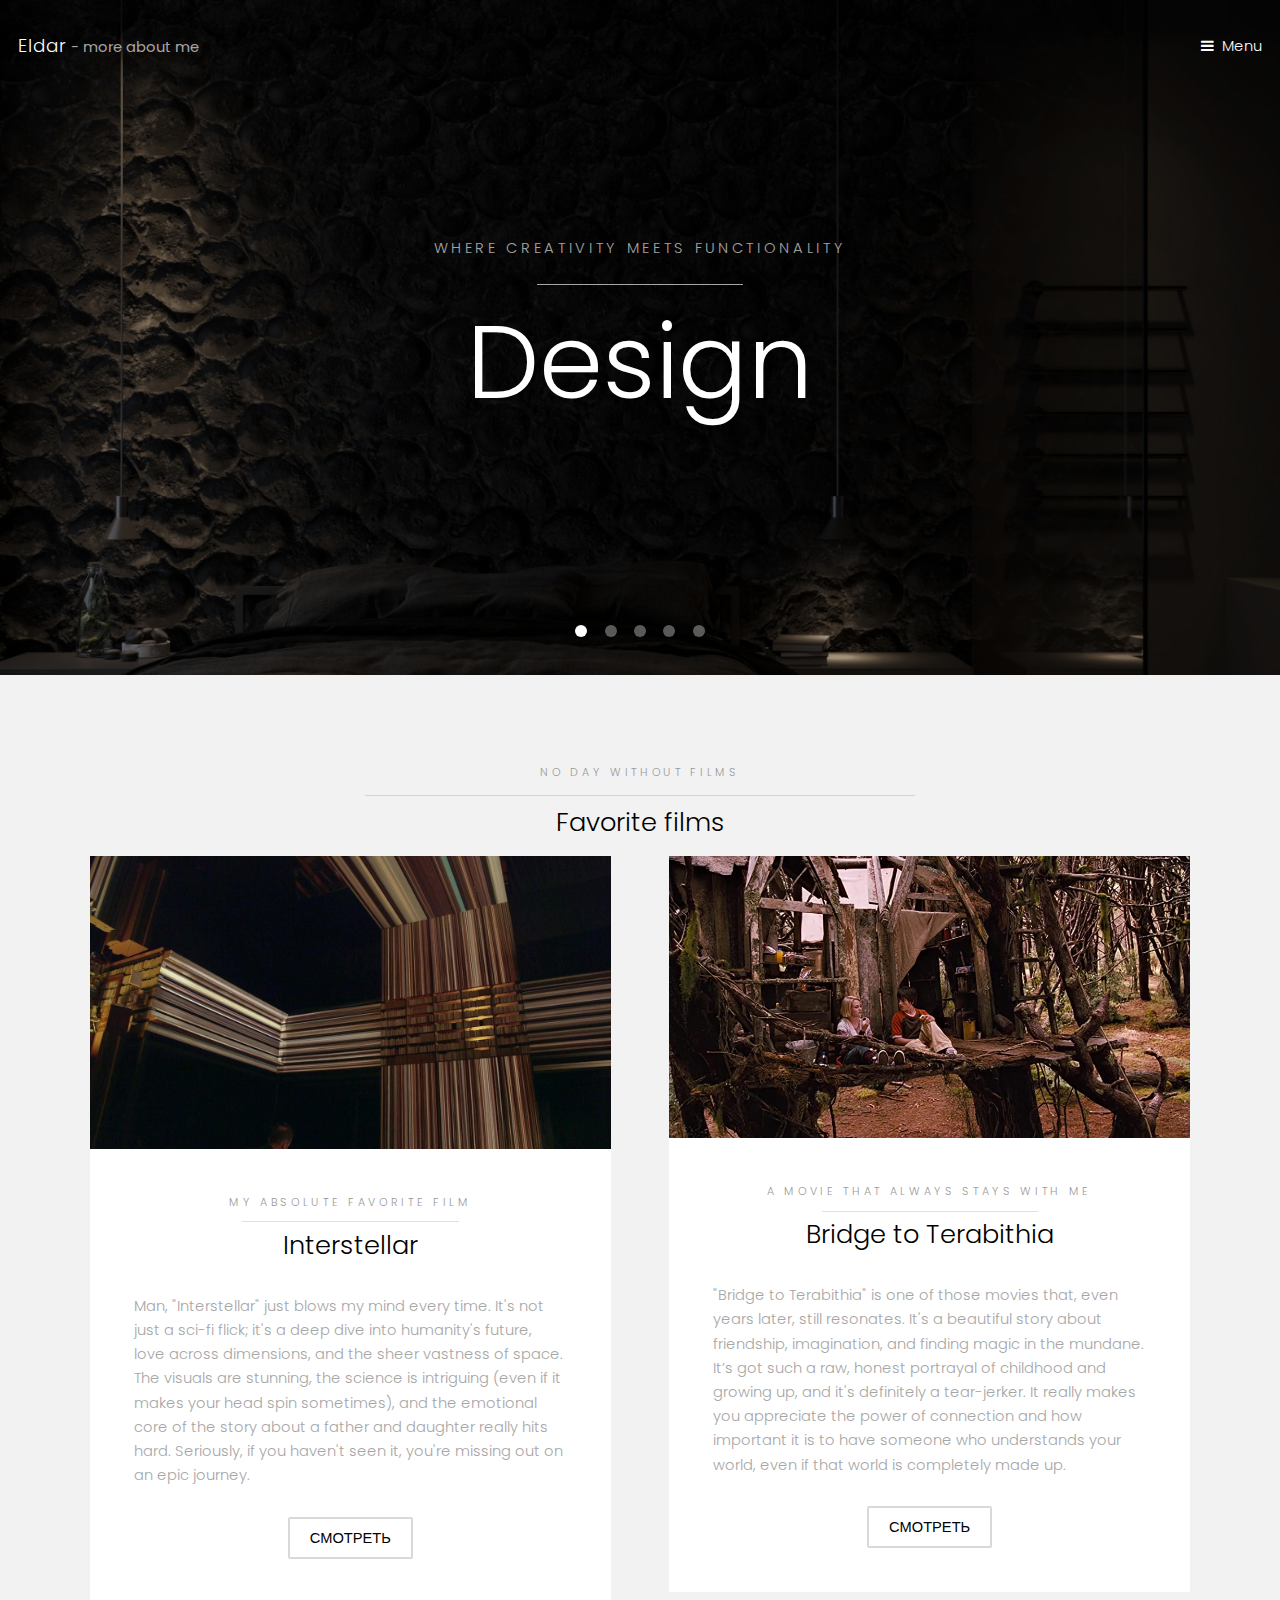
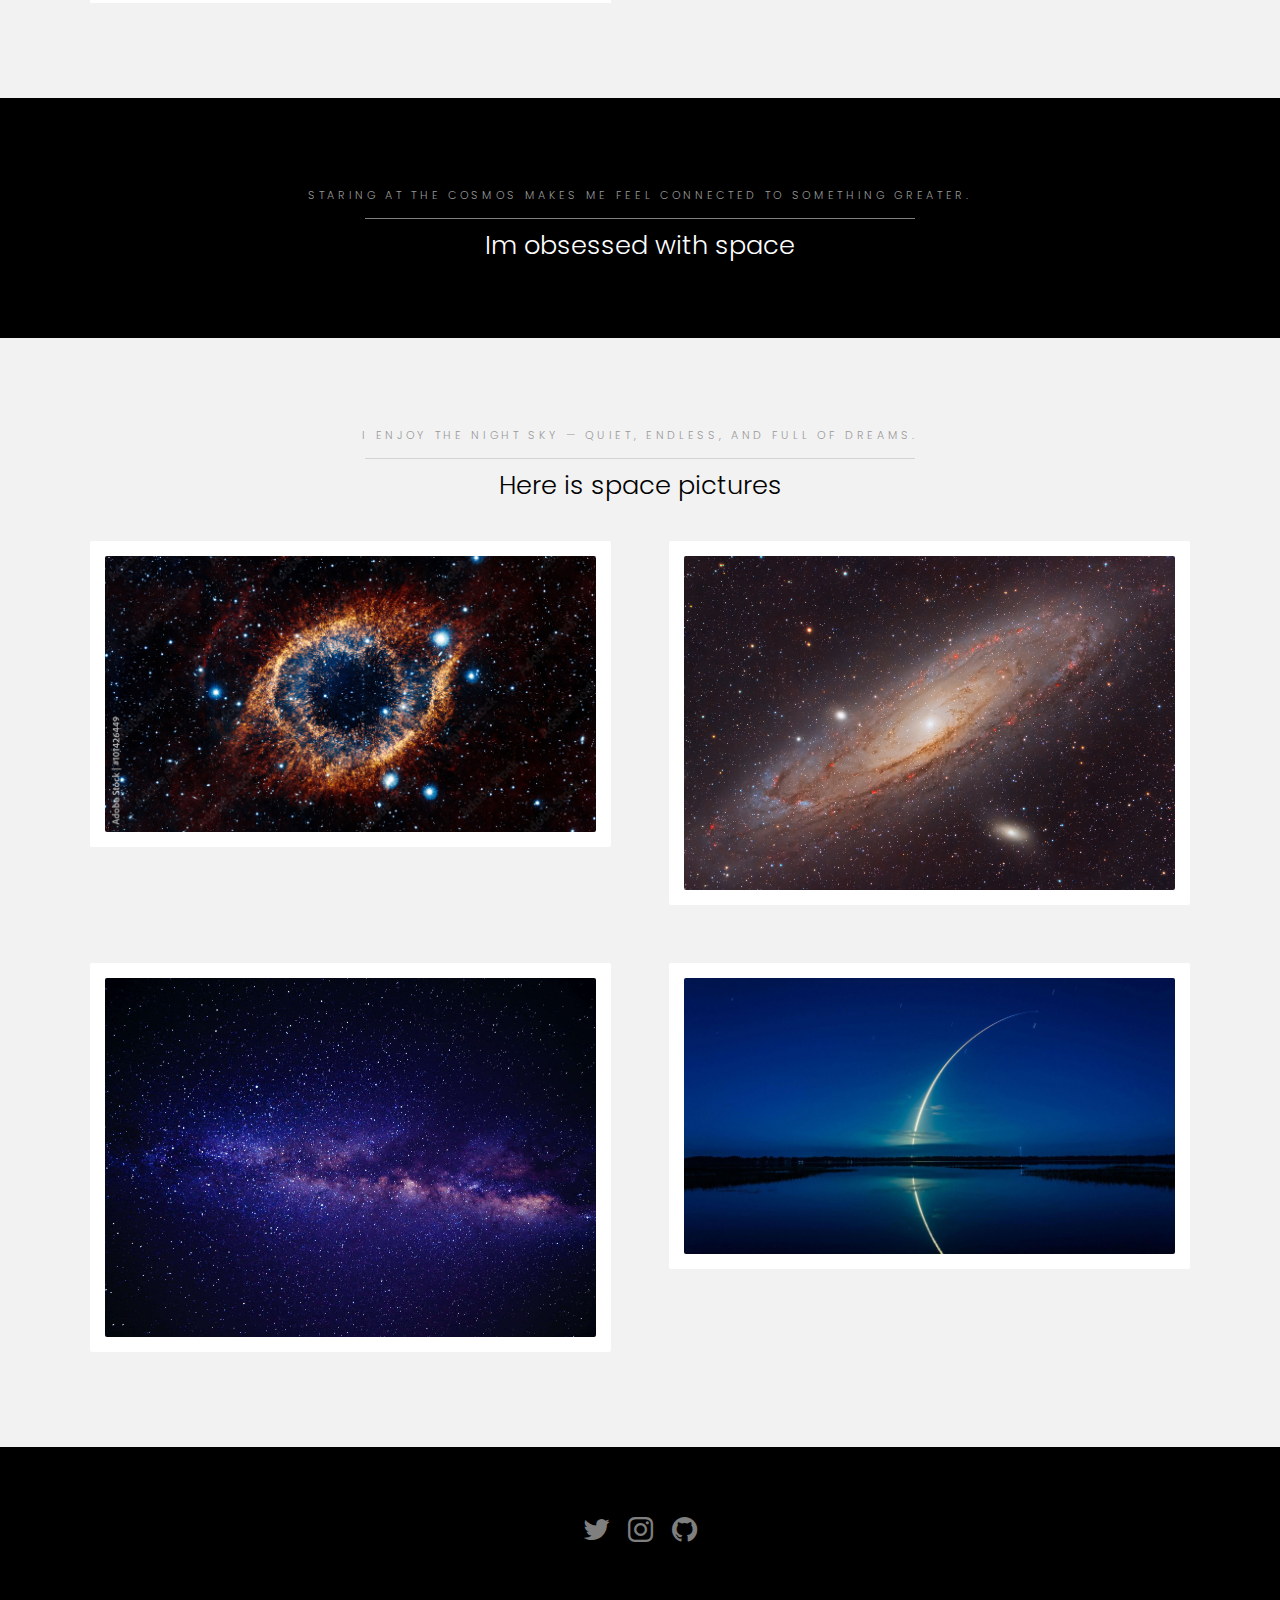
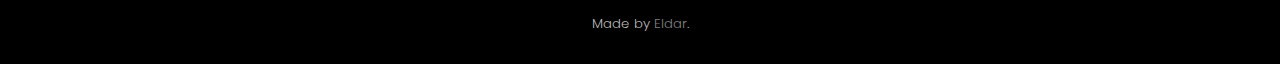
<file: index.html>
<!DOCTYPE HTML>
<html><head><title>Hielo by TEMPLATED</title><meta charset="utf-8"><meta name="robots" content="index, follow, max-image-preview:large, max-snippet:-1, max-video-preview:-1"><meta name="viewport" content="width=device-width, initial-scale=1"><link rel="stylesheet" href="assets/css/main.css"></head><body>

		<header id="header" class="alt"><div class="logo"><a href="index.html">Eldar <span>- more about me</span></a></div>
				<a href="#menu">Menu</a>
			</header><nav id="menu"><ul class="links"><li><a href="index.html">Home</a></li>
					<li><a href="generic.html">My Essay</a></li>
				</ul></nav><section class="banner full"><article><img src="images/design-image.jpg" alt="" ><div class="inner">
						<header><p>Where creativity meets functionality</p>
							<h2>Design</h2>
						</header></div>
				</article><article><img src="images/programming.jpg" alt="" width="1440" height="961"><div class="inner">
						<header><p>Solving problems with algorithms and code</p>
							<h2>Competitive Programming</h2>
						</header></div>
				</article><article><img src="images/guitar.jpeg" alt="" ><div class="inner">
						<header><p>My escape into melodies and rhythms</p>
							<h2>Playing Guitar</h2>
						</header></div>
				</article><article><img src="images/gaming.jpg" alt="" width="1440" height="961"><div class="inner">
						<header><p>Exploring virtual worlds and epic stories</p>
							<h2>Gaming</h2>
						</header></div>
				</article><article><img src="images/camera.webp" alt="" width="800" height="300"><div class="inner">
						<header><p>Capturing moments and discovering new perspectives</p>
							<h2>Photography</h2>
						</header></div>
				</article></section><section id="one" class="wrapper style2"><div class="inner">
					<header class="align-center"><p class="special">No day without films</p>
						<h2>Favorite films</h2>
					</header>
					<div class="grid-style">

						<div>
							<div class="box">
								<div class="image fit">
									<img src="images\interstellar.jpg" alt="" width="600" height="300"></div>
								<div class="content">
									<header class="align-center"><p>My absolute favorite film</p>
										<h2>Interstellar</h2>
									</header><p> Man, "Interstellar" just blows my mind every time. It's not just a sci-fi flick; it's a deep dive into humanity's future, love across dimensions, and the sheer vastness of space. The visuals are stunning, the science is intriguing (even if it makes your head spin sometimes), and the emotional core of the story about a father and daughter really hits hard. Seriously, if you haven't seen it, you're missing out on an epic journey.</p>
									<footer class="align-center"><a href="https://www.kinopoisk.ru/film/258687/?utm_referrer=www.google.com" class="button alt">Смотреть</a>
									</footer></div>
							</div>
						</div>

						<div>
							<div class="box">
								<div class="image fit">
									<img src="images\bridge-to-terabithia.jpg" alt="" width="600" height="300"></div>
								<div class="content">
									<header class="align-center"><p>A movie that always stays with me</p>
										<h2>Bridge to Terabithia</h2>
									</header><p> "Bridge to Terabithia" is one of those movies that, even years later, still resonates. It's a beautiful story about friendship, imagination, and finding magic in the mundane. It’s got such a raw, honest portrayal of childhood and growing up, and it's definitely a tear-jerker. It really makes you appreciate the power of connection and how important it is to have someone who understands your world, even if that world is completely made up.</p>
									<footer class="align-center"><a href="https://www.kinopoisk.ru/film/78753/" class="button alt">Смотреть</a>
									</footer></div>
							</div>
						</div>

					</div>
				</div>
			</section><section id="two" class="wrapper style3"><div class="inner">
					<header class="align-center"><p>Staring at the cosmos makes me feel connected to something greater.</p>
						<h2>Im obsessed with space</h2>
					</header></div>
			</section><section id="three" class="wrapper style2"><div class="inner">
					<header class="align-center"><p class="special">I enjoy the night sky — quiet, endless, and full of dreams.</p>
						<h2>Here is space pictures</h2>
					</header><div class="gallery">
						<div>
							<div class="image fit">
								<a href="#"><img src="images/space1.jpg" alt="" width="600" height="300"></a>
							</div>
						</div>
						<div>
							<div class="image fit">
								<a href="#"><img src="images/space2.webp" alt="" width="600" height="300"></a>
							</div>
						</div>
						<div>
							<div class="image fit">
								<a href="#"><img src="images/space3.jpeg" alt="" width="600" height="300"></a>
							</div>
						</div>
						<div>
							<div class="image fit">
								<a href="#"><img src="images/space4.jpg" alt="" width="600" height="300"></a>
							</div>
						</div>
					</div>
				</div>
			</section><footer id="footer"><div class="container">
					<ul class="icons"><li><a href="https://www.threads.com/@eldar.xc" class="icon fa-twitter"><span class="label">Threads(i know)</span></a></li>
						<li><a href="https://www.instagram.com/eldar.xc/" class="icon fa-instagram"><span class="label">Instagram</span></a></li>
						<li><a href="https://github.com/eldar-05" class="icon fa-github"><span class="label">Email</span></a></li>
					</ul></div>
			</footer><div class="copyright">
			Made by <a href="https://www.instagram.com/eldar.xc/">Eldar</a></a>.
		</div>

		<script src="assets/js/jquery.min.js"></script><script src="assets/js/jquery.scrollex.min.js"></script><script src="assets/js/skel.min.js"></script><script src="assets/js/util.js"></script><script src="assets/js/main.js"></script></body></html>
</file>
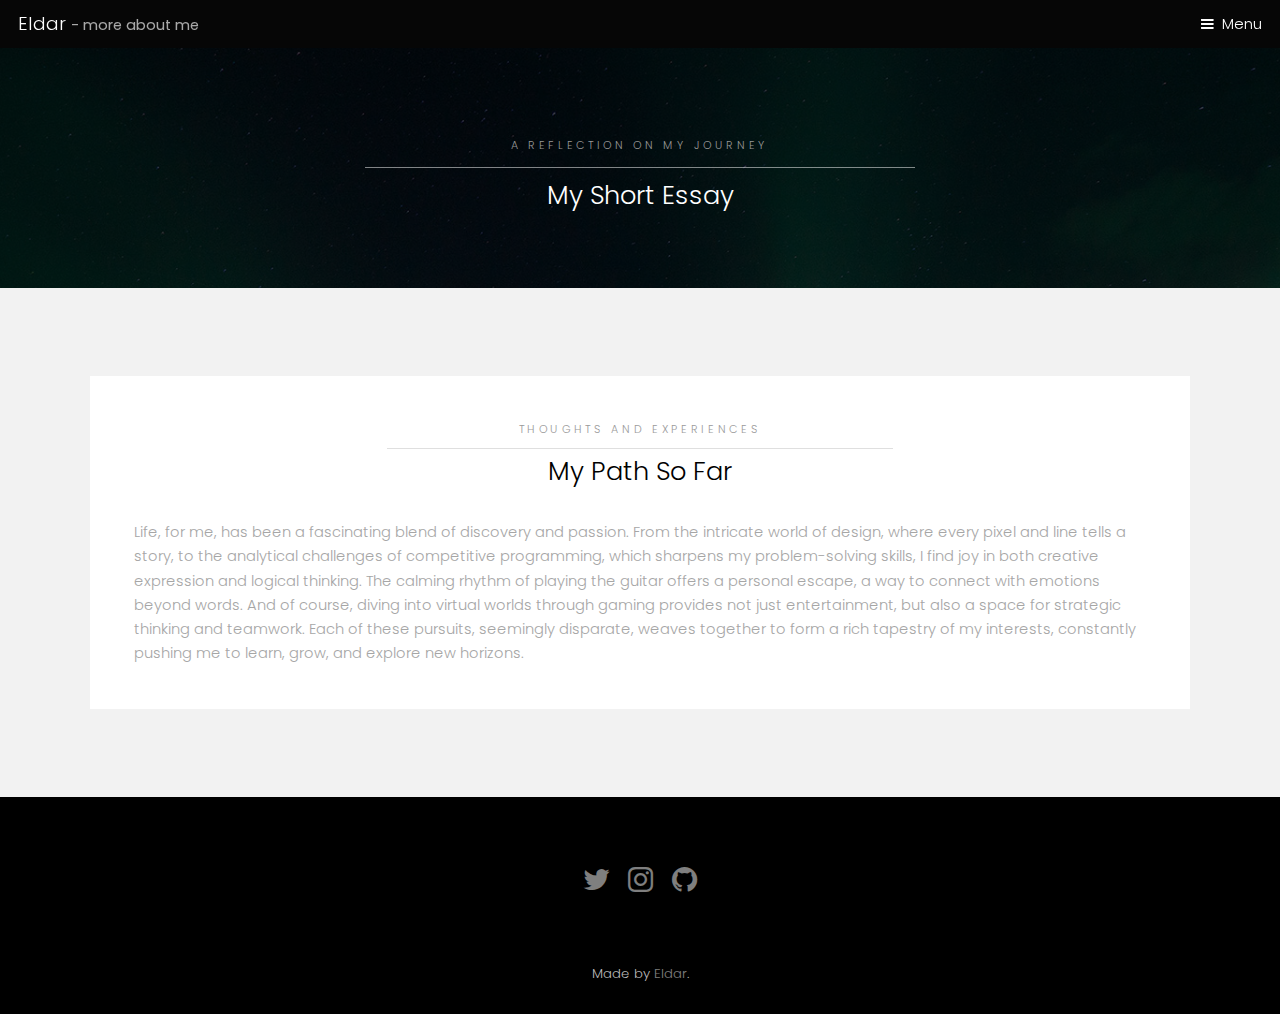
<file: generic.html>
<!DOCTYPE HTML>
<html><head><title>eldar</title><meta charset="utf-8"><meta name="robots" content="index, follow, max-image-preview:large, max-snippet:-1, max-video-preview:-1"><meta name="viewport" content="width=device-width, initial-scale=1"><link rel="stylesheet" href="assets/css/main.css"></head><body class="subpage">

		<header id="header"><div class="logo"><a href="index.html">Eldar <span>- more about me</span></a></div>
				<a href="#menu">Menu</a>
			</header><nav id="menu"><ul class="links"><li><a href="index.html">Home</a></li>
					<li><a href="generic.html">My Essay</a></li>
				</ul></nav><section id="One" class="wrapper style3"><div class="inner">
					<header class="align-center"><p>A reflection on my journey</p>
						<h2>My Short Essay</h2>
					</header></div>
			</section><section id="two" class="wrapper style2"><div class="inner">
					<div class="box">
						<div class="content">
							<header class="align-center"><p>Thoughts and experiences</p>
								<h2>My Path So Far</h2>
							</header><p>Life, for me, has been a fascinating blend of discovery and passion. From the intricate world of design, where every pixel and line tells a story, to the analytical challenges of competitive programming, which sharpens my problem-solving skills, I find joy in both creative expression and logical thinking. The calming rhythm of playing the guitar offers a personal escape, a way to connect with emotions beyond words. And of course, diving into virtual worlds through gaming provides not just entertainment, but also a space for strategic thinking and teamwork. Each of these pursuits, seemingly disparate, weaves together to form a rich tapestry of my interests, constantly pushing me to learn, grow, and explore new horizons.</p>
						</div>
					</div>
				</div>
			</section><footer id="footer"><div class="container">
					<ul class="icons"><li><a href="https://www.threads.com/@eldar.xc" class="icon fa-twitter"><span class="label">Threads(i know)</span></a></li>
						<li><a href="https://www.instagram.com/eldar.xc/" class="icon fa-instagram"><span class="label">Instagram</span></a></li>
						<li><a href="https://github.com/eldar-05" class="icon fa-github"><span class="label">Email</span></a></li>
					</ul></div>
			</footer><div class="copyright">
			Made by <a href="https://www.instagram.com/eldar.xc/">Eldar</a></a>.
		</div>

		<script src="assets/js/jquery.min.js"></script><script src="assets/js/jquery.scrollex.min.js"></script><script src="assets/js/skel.min.js"></script><script src="assets/js/util.js"></script><script src="assets/js/main.js"></script></body></html>
</file>
<file: assets/css/main.css>
@charset "UTF-8";
@import url(font-awesome.min.css);
@import url("https://fonts.googleapis.com/css?family=Poppins:300,400,500,600,700");


html {
    scroll-behavior: smooth;
}
	html, body, div, span, applet, object, iframe, h1, h2, h3, h4, h5, h6, p, blockquote, pre, a, abbr, acronym, address, big, cite, code, del, dfn, em, img, ins, kbd, q, s, samp, small, strike, strong, sub, sup, tt, var, b, u, i, center, dl, dt, dd, ol, ul, li, fieldset, form, label, legend, table, caption, tbody, tfoot, thead, tr, th, td, article, aside, canvas, details, embed, figure, figcaption, footer, header, hgroup, menu, nav, output, ruby, section, summary, time, mark, audio, video {
		margin: 0;
		padding: 0;
		border: 0;
		font-size: 100%;
		font: inherit;
		vertical-align: baseline;
	}
.image.fit img {
	width: 100%;
	height: auto;
}
	article, aside, details, figcaption, figure, footer, header, hgroup, menu, nav, section {
		display: block;
	}

	body {
		line-height: 1;
	}

	ol, ul {
		list-style: none;
	}

	blockquote, q {
		quotes: none;
	}

	blockquote:before, blockquote:after, q:before, q:after {
		content: '';
		content: none;
	}

	table {
		border-collapse: collapse;
		border-spacing: 0;
	}

	body {
		-webkit-text-size-adjust: none;
	}

/* Box Model */

	*, *:before, *:after {
		-moz-box-sizing: border-box;
		-webkit-box-sizing: border-box;
		box-sizing: border-box;
	}

/* Containers */

	.container {
		margin-left: auto;
		margin-right: auto;
	}

	.container.\31 25\25 {
		width: 100%;
		max-width: 100rem;
		min-width: 80rem;
	}

	.container.\37 5\25 {
		width: 60rem;
	}

	.container.\35 0\25 {
		width: 40rem;
	}

	.container.\32 5\25 {
		width: 20rem;
	}

	.container {
		width: 80rem;
	}

	@media screen and (max-width: 1680px) {

		.container.\31 25\25 {
			width: 100%;
			max-width: 100rem;
			min-width: 80rem;
		}

		.container.\37 5\25 {
			width: 60rem;
		}

		.container.\35 0\25 {
			width: 40rem;
		}

		.container.\32 5\25 {
			width: 20rem;
		}

		.container {
			width: 80rem;
		}

	}

	@media screen and (max-width: 1280px) {

		.container.\31 25\25 {
			width: 100%;
			max-width: 81.25rem;
			min-width: 65rem;
		}

		.container.\37 5\25 {
			width: 48.75rem;
		}

		.container.\35 0\25 {
			width: 32.5rem;
		}

		.container.\32 5\25 {
			width: 16.25rem;
		}

		.container {
			width: 65rem;
		}

	}

	@media screen and (max-width: 980px) {

		.container.\31 25\25 {
			width: 100%;
			max-width: 112.5%;
			min-width: 90%;
		}

		.container.\37 5\25 {
			width: 67.5%;
		}

		.container.\35 0\25 {
			width: 45%;
		}

		.container.\32 5\25 {
			width: 22.5%;
		}

		.container {
			width: 90%;
		}

	}

	@media screen and (max-width: 736px) {

		.container.\31 25\25 {
			width: 100%;
			max-width: 112.5%;
			min-width: 90%;
		}

		.container.\37 5\25 {
			width: 67.5%;
		}

		.container.\35 0\25 {
			width: 45%;
		}

		.container.\32 5\25 {
			width: 22.5%;
		}

		.container {
			width: 90% !important;
		}

	}

	@media screen and (max-width: 480px) {

		.container.\31 25\25 {
			width: 100%;
			max-width: 112.5%;
			min-width: 90%;
		}

		.container.\37 5\25 {
			width: 67.5%;
		}

		.container.\35 0\25 {
			width: 45%;
		}

		.container.\32 5\25 {
			width: 22.5%;
		}

		.container {
			width: 90% !important;
		}

	}

/* Grid */

	.row {
		border-bottom: solid 1px transparent;
		-moz-box-sizing: border-box;
		-webkit-box-sizing: border-box;
		box-sizing: border-box;
	}

	.row > * {
		float: left;
		-moz-box-sizing: border-box;
		-webkit-box-sizing: border-box;
		box-sizing: border-box;
	}

	.row:after, .row:before {
		content: '';
		display: block;
		clear: both;
		height: 0;
	}

	.row.uniform > * > :first-child {
		margin-top: 0;
	}

	.row.uniform > * > :last-child {
		margin-bottom: 0;
	}

	.row.\30 \25 > * {
		padding: 0 0 0 0rem;
	}

	.row.\30 \25 {
		margin: 0 0 -1px 0rem;
	}

	.row.uniform.\30 \25 > * {
		padding: 0rem 0 0 0rem;
	}

	.row.uniform.\30 \25 {
		margin: 0rem 0 -1px 0rem;
	}

	.row > * {
		padding: 0 0 0 2rem;
	}

	.row {
		margin: 0 0 -1px -2rem;
	}

	.row.uniform > * {
		padding: 2rem 0 0 2rem;
	}

	.row.uniform {
		margin: -2rem 0 -1px -2rem;
	}

	.row.\32 00\25 > * {
		padding: 0 0 0 4rem;
	}

	.row.\32 00\25 {
		margin: 0 0 -1px -4rem;
	}

	.row.uniform.\32 00\25 > * {
		padding: 4rem 0 0 4rem;
	}

	.row.uniform.\32 00\25 {
		margin: -4rem 0 -1px -4rem;
	}

	.row.\31 50\25 > * {
		padding: 0 0 0 3rem;
	}

	.row.\31 50\25 {
		margin: 0 0 -1px -3rem;
	}

	.row.uniform.\31 50\25 > * {
		padding: 3rem 0 0 3rem;
	}

	.row.uniform.\31 50\25 {
		margin: -3rem 0 -1px -3rem;
	}

	.row.\35 0\25 > * {
		padding: 0 0 0 1rem;
	}

	.row.\35 0\25 {
		margin: 0 0 -1px -1rem;
	}

	.row.uniform.\35 0\25 > * {
		padding: 1rem 0 0 1rem;
	}

	.row.uniform.\35 0\25 {
		margin: -1rem 0 -1px -1rem;
	}

	.row.\32 5\25 > * {
		padding: 0 0 0 0.5rem;
	}

	.row.\32 5\25 {
		margin: 0 0 -1px -0.5rem;
	}

	.row.uniform.\32 5\25 > * {
		padding: 0.5rem 0 0 0.5rem;
	}

	.row.uniform.\32 5\25 {
		margin: -0.5rem 0 -1px -0.5rem;
	}

	.\31 2u, .\31 2u\24 {
		width: 100%;
		clear: none;
		margin-left: 0;
	}

	.\31 1u, .\31 1u\24 {
		width: 91.6666666667%;
		clear: none;
		margin-left: 0;
	}

	.\31 0u, .\31 0u\24 {
		width: 83.3333333333%;
		clear: none;
		margin-left: 0;
	}

	.\39 u, .\39 u\24 {
		width: 75%;
		clear: none;
		margin-left: 0;
	}

	.\38 u, .\38 u\24 {
		width: 66.6666666667%;
		clear: none;
		margin-left: 0;
	}

	.\37 u, .\37 u\24 {
		width: 58.3333333333%;
		clear: none;
		margin-left: 0;
	}

	.\36 u, .\36 u\24 {
		width: 50%;
		clear: none;
		margin-left: 0;
	}

	.\35 u, .\35 u\24 {
		width: 41.6666666667%;
		clear: none;
		margin-left: 0;
	}

	.\34 u, .\34 u\24 {
		width: 33.3333333333%;
		clear: none;
		margin-left: 0;
	}

	.\33 u, .\33 u\24 {
		width: 25%;
		clear: none;
		margin-left: 0;
	}

	.\32 u, .\32 u\24 {
		width: 16.6666666667%;
		clear: none;
		margin-left: 0;
	}

	.\31 u, .\31 u\24 {
		width: 8.3333333333%;
		clear: none;
		margin-left: 0;
	}

	.\31 2u\24 + *,
	.\31 1u\24 + *,
	.\31 0u\24 + *,
	.\39 u\24 + *,
	.\38 u\24 + *,
	.\37 u\24 + *,
	.\36 u\24 + *,
	.\35 u\24 + *,
	.\34 u\24 + *,
	.\33 u\24 + *,
	.\32 u\24 + *,
	.\31 u\24 + * {
		clear: left;
	}

	.\-11u {
		margin-left: 91.66667%;
	}

	.\-10u {
		margin-left: 83.33333%;
	}

	.\-9u {
		margin-left: 75%;
	}

	.\-8u {
		margin-left: 66.66667%;
	}

	.\-7u {
		margin-left: 58.33333%;
	}

	.\-6u {
		margin-left: 50%;
	}

	.\-5u {
		margin-left: 41.66667%;
	}

	.\-4u {
		margin-left: 33.33333%;
	}

	.\-3u {
		margin-left: 25%;
	}

	.\-2u {
		margin-left: 16.66667%;
	}

	.\-1u {
		margin-left: 8.33333%;
	}

	@media screen and (max-width: 1680px) {

		.row > * {
			padding: 0 0 0 2rem;
		}

		.row {
			margin: 0 0 -1px -2rem;
		}

		.row.uniform > * {
			padding: 2rem 0 0 2rem;
		}

		.row.uniform {
			margin: -2rem 0 -1px -2rem;
		}

		.row.\32 00\25 > * {
			padding: 0 0 0 4rem;
		}

		.row.\32 00\25 {
			margin: 0 0 -1px -4rem;
		}

		.row.uniform.\32 00\25 > * {
			padding: 4rem 0 0 4rem;
		}

		.row.uniform.\32 00\25 {
			margin: -4rem 0 -1px -4rem;
		}

		.row.\31 50\25 > * {
			padding: 0 0 0 3rem;
		}

		.row.\31 50\25 {
			margin: 0 0 -1px -3rem;
		}

		.row.uniform.\31 50\25 > * {
			padding: 3rem 0 0 3rem;
		}

		.row.uniform.\31 50\25 {
			margin: -3rem 0 -1px -3rem;
		}

		.row.\35 0\25 > * {
			padding: 0 0 0 1rem;
		}

		.row.\35 0\25 {
			margin: 0 0 -1px -1rem;
		}

		.row.uniform.\35 0\25 > * {
			padding: 1rem 0 0 1rem;
		}

		.row.uniform.\35 0\25 {
			margin: -1rem 0 -1px -1rem;
		}

		.row.\32 5\25 > * {
			padding: 0 0 0 0.5rem;
		}

		.row.\32 5\25 {
			margin: 0 0 -1px -0.5rem;
		}

		.row.uniform.\32 5\25 > * {
			padding: 0.5rem 0 0 0.5rem;
		}

		.row.uniform.\32 5\25 {
			margin: -0.5rem 0 -1px -0.5rem;
		}

		.\31 2u\28xlarge\29, .\31 2u\24\28xlarge\29 {
			width: 100%;
			clear: none;
			margin-left: 0;
		}

		.\31 1u\28xlarge\29, .\31 1u\24\28xlarge\29 {
			width: 91.6666666667%;
			clear: none;
			margin-left: 0;
		}

		.\31 0u\28xlarge\29, .\31 0u\24\28xlarge\29 {
			width: 83.3333333333%;
			clear: none;
			margin-left: 0;
		}

		.\39 u\28xlarge\29, .\39 u\24\28xlarge\29 {
			width: 75%;
			clear: none;
			margin-left: 0;
		}

		.\38 u\28xlarge\29, .\38 u\24\28xlarge\29 {
			width: 66.6666666667%;
			clear: none;
			margin-left: 0;
		}

		.\37 u\28xlarge\29, .\37 u\24\28xlarge\29 {
			width: 58.3333333333%;
			clear: none;
			margin-left: 0;
		}

		.\36 u\28xlarge\29, .\36 u\24\28xlarge\29 {
			width: 50%;
			clear: none;
			margin-left: 0;
		}

		.\35 u\28xlarge\29, .\35 u\24\28xlarge\29 {
			width: 41.6666666667%;
			clear: none;
			margin-left: 0;
		}

		.\34 u\28xlarge\29, .\34 u\24\28xlarge\29 {
			width: 33.3333333333%;
			clear: none;
			margin-left: 0;
		}

		.\33 u\28xlarge\29, .\33 u\24\28xlarge\29 {
			width: 25%;
			clear: none;
			margin-left: 0;
		}

		.\32 u\28xlarge\29, .\32 u\24\28xlarge\29 {
			width: 16.6666666667%;
			clear: none;
			margin-left: 0;
		}

		.\31 u\28xlarge\29, .\31 u\24\28xlarge\29 {
			width: 8.3333333333%;
			clear: none;
			margin-left: 0;
		}

		.\31 2u\24\28xlarge\29 + *,
		.\31 1u\24\28xlarge\29 + *,
		.\31 0u\24\28xlarge\29 + *,
		.\39 u\24\28xlarge\29 + *,
		.\38 u\24\28xlarge\29 + *,
		.\37 u\24\28xlarge\29 + *,
		.\36 u\24\28xlarge\29 + *,
		.\35 u\24\28xlarge\29 + *,
		.\34 u\24\28xlarge\29 + *,
		.\33 u\24\28xlarge\29 + *,
		.\32 u\24\28xlarge\29 + *,
		.\31 u\24\28xlarge\29 + * {
			clear: left;
		}

		.\-11u\28xlarge\29 {
			margin-left: 91.66667%;
		}

		.\-10u\28xlarge\29 {
			margin-left: 83.33333%;
		}

		.\-9u\28xlarge\29 {
			margin-left: 75%;
		}

		.\-8u\28xlarge\29 {
			margin-left: 66.66667%;
		}

		.\-7u\28xlarge\29 {
			margin-left: 58.33333%;
		}

		.\-6u\28xlarge\29 {
			margin-left: 50%;
		}

		.\-5u\28xlarge\29 {
			margin-left: 41.66667%;
		}

		.\-4u\28xlarge\29 {
			margin-left: 33.33333%;
		}

		.\-3u\28xlarge\29 {
			margin-left: 25%;
		}

		.\-2u\28xlarge\29 {
			margin-left: 16.66667%;
		}

		.\-1u\28xlarge\29 {
			margin-left: 8.33333%;
		}

	}

	@media screen and (max-width: 1280px) {

		.row > * {
			padding: 0 0 0 1.5rem;
		}

		.row {
			margin: 0 0 -1px -1.5rem;
		}

		.row.uniform > * {
			padding: 1.5rem 0 0 1.5rem;
		}

		.row.uniform {
			margin: -1.5rem 0 -1px -1.5rem;
		}

		.row.\32 00\25 > * {
			padding: 0 0 0 3rem;
		}

		.row.\32 00\25 {
			margin: 0 0 -1px -3rem;
		}

		.row.uniform.\32 00\25 > * {
			padding: 3rem 0 0 3rem;
		}

		.row.uniform.\32 00\25 {
			margin: -3rem 0 -1px -3rem;
		}

		.row.\31 50\25 > * {
			padding: 0 0 0 2.25rem;
		}

		.row.\31 50\25 {
			margin: 0 0 -1px -2.25rem;
		}

		.row.uniform.\31 50\25 > * {
			padding: 2.25rem 0 0 2.25rem;
		}

		.row.uniform.\31 50\25 {
			margin: -2.25rem 0 -1px -2.25rem;
		}

		.row.\35 0\25 > * {
			padding: 0 0 0 0.75rem;
		}

		.row.\35 0\25 {
			margin: 0 0 -1px -0.75rem;
		}

		.row.uniform.\35 0\25 > * {
			padding: 0.75rem 0 0 0.75rem;
		}

		.row.uniform.\35 0\25 {
			margin: -0.75rem 0 -1px -0.75rem;
		}

		.row.\32 5\25 > * {
			padding: 0 0 0 0.375rem;
		}

		.row.\32 5\25 {
			margin: 0 0 -1px -0.375rem;
		}

		.row.uniform.\32 5\25 > * {
			padding: 0.375rem 0 0 0.375rem;
		}

		.row.uniform.\32 5\25 {
			margin: -0.375rem 0 -1px -0.375rem;
		}

		.\31 2u\28large\29, .\31 2u\24\28large\29 {
			width: 100%;
			clear: none;
			margin-left: 0;
		}

		.\31 1u\28large\29, .\31 1u\24\28large\29 {
			width: 91.6666666667%;
			clear: none;
			margin-left: 0;
		}

		.\31 0u\28large\29, .\31 0u\24\28large\29 {
			width: 83.3333333333%;
			clear: none;
			margin-left: 0;
		}

		.\39 u\28large\29, .\39 u\24\28large\29 {
			width: 75%;
			clear: none;
			margin-left: 0;
		}

		.\38 u\28large\29, .\38 u\24\28large\29 {
			width: 66.6666666667%;
			clear: none;
			margin-left: 0;
		}

		.\37 u\28large\29, .\37 u\24\28large\29 {
			width: 58.3333333333%;
			clear: none;
			margin-left: 0;
		}

		.\36 u\28large\29, .\36 u\24\28large\29 {
			width: 50%;
			clear: none;
			margin-left: 0;
		}

		.\35 u\28large\29, .\35 u\24\28large\29 {
			width: 41.6666666667%;
			clear: none;
			margin-left: 0;
		}

		.\34 u\28large\29, .\34 u\24\28large\29 {
			width: 33.3333333333%;
			clear: none;
			margin-left: 0;
		}

		.\33 u\28large\29, .\33 u\24\28large\29 {
			width: 25%;
			clear: none;
			margin-left: 0;
		}

		.\32 u\28large\29, .\32 u\24\28large\29 {
			width: 16.6666666667%;
			clear: none;
			margin-left: 0;
		}

		.\31 u\28large\29, .\31 u\24\28large\29 {
			width: 8.3333333333%;
			clear: none;
			margin-left: 0;
		}

		.\31 2u\24\28large\29 + *,
		.\31 1u\24\28large\29 + *,
		.\31 0u\24\28large\29 + *,
		.\39 u\24\28large\29 + *,
		.\38 u\24\28large\29 + *,
		.\37 u\24\28large\29 + *,
		.\36 u\24\28large\29 + *,
		.\35 u\24\28large\29 + *,
		.\34 u\24\28large\29 + *,
		.\33 u\24\28large\29 + *,
		.\32 u\24\28large\29 + *,
		.\31 u\24\28large\29 + * {
			clear: left;
		}

		.\-11u\28large\29 {
			margin-left: 91.66667%;
		}

		.\-10u\28large\29 {
			margin-left: 83.33333%;
		}

		.\-9u\28large\29 {
			margin-left: 75%;
		}

		.\-8u\28large\29 {
			margin-left: 66.66667%;
		}

		.\-7u\28large\29 {
			margin-left: 58.33333%;
		}

		.\-6u\28large\29 {
			margin-left: 50%;
		}

		.\-5u\28large\29 {
			margin-left: 41.66667%;
		}

		.\-4u\28large\29 {
			margin-left: 33.33333%;
		}

		.\-3u\28large\29 {
			margin-left: 25%;
		}

		.\-2u\28large\29 {
			margin-left: 16.66667%;
		}

		.\-1u\28large\29 {
			margin-left: 8.33333%;
		}

	}

	@media screen and (max-width: 980px) {

		.row > * {
			padding: 0 0 0 1.5rem;
		}

		.row {
			margin: 0 0 -1px -1.5rem;
		}

		.row.uniform > * {
			padding: 1.5rem 0 0 1.5rem;
		}

		.row.uniform {
			margin: -1.5rem 0 -1px -1.5rem;
		}

		.row.\32 00\25 > * {
			padding: 0 0 0 3rem;
		}

		.row.\32 00\25 {
			margin: 0 0 -1px -3rem;
		}

		.row.uniform.\32 00\25 > * {
			padding: 3rem 0 0 3rem;
		}

		.row.uniform.\32 00\25 {
			margin: -3rem 0 -1px -3rem;
		}

		.row.\31 50\25 > * {
			padding: 0 0 0 2.25rem;
		}

		.row.\31 50\25 {
			margin: 0 0 -1px -2.25rem;
		}

		.row.uniform.\31 50\25 > * {
			padding: 2.25rem 0 0 2.25rem;
		}

		.row.uniform.\31 50\25 {
			margin: -2.25rem 0 -1px -2.25rem;
		}

		.row.\35 0\25 > * {
			padding: 0 0 0 0.75rem;
		}

		.row.\35 0\25 {
			margin: 0 0 -1px -0.75rem;
		}

		.row.uniform.\35 0\25 > * {
			padding: 0.75rem 0 0 0.75rem;
		}

		.row.uniform.\35 0\25 {
			margin: -0.75rem 0 -1px -0.75rem;
		}

		.row.\32 5\25 > * {
			padding: 0 0 0 0.375rem;
		}

		.row.\32 5\25 {
			margin: 0 0 -1px -0.375rem;
		}

		.row.uniform.\32 5\25 > * {
			padding: 0.375rem 0 0 0.375rem;
		}

		.row.uniform.\32 5\25 {
			margin: -0.375rem 0 -1px -0.375rem;
		}

		.\31 2u\28medium\29, .\31 2u\24\28medium\29 {
			width: 100%;
			clear: none;
			margin-left: 0;
		}

		.\31 1u\28medium\29, .\31 1u\24\28medium\29 {
			width: 91.6666666667%;
			clear: none;
			margin-left: 0;
		}

		.\31 0u\28medium\29, .\31 0u\24\28medium\29 {
			width: 83.3333333333%;
			clear: none;
			margin-left: 0;
		}

		.\39 u\28medium\29, .\39 u\24\28medium\29 {
			width: 75%;
			clear: none;
			margin-left: 0;
		}

		.\38 u\28medium\29, .\38 u\24\28medium\29 {
			width: 66.6666666667%;
			clear: none;
			margin-left: 0;
		}

		.\37 u\28medium\29, .\37 u\24\28medium\29 {
			width: 58.3333333333%;
			clear: none;
			margin-left: 0;
		}

		.\36 u\28medium\29, .\36 u\24\28medium\29 {
			width: 50%;
			clear: none;
			margin-left: 0;
		}

		.\35 u\28medium\29, .\35 u\24\28medium\29 {
			width: 41.6666666667%;
			clear: none;
			margin-left: 0;
		}

		.\34 u\28medium\29, .\34 u\24\28medium\29 {
			width: 33.3333333333%;
			clear: none;
			margin-left: 0;
		}

		.\33 u\28medium\29, .\33 u\24\28medium\29 {
			width: 25%;
			clear: none;
			margin-left: 0;
		}

		.\32 u\28medium\29, .\32 u\24\28medium\29 {
			width: 16.6666666667%;
			clear: none;
			margin-left: 0;
		}

		.\31 u\28medium\29, .\31 u\24\28medium\29 {
			width: 8.3333333333%;
			clear: none;
			margin-left: 0;
		}

		.\31 2u\24\28medium\29 + *,
		.\31 1u\24\28medium\29 + *,
		.\31 0u\24\28medium\29 + *,
		.\39 u\24\28medium\29 + *,
		.\38 u\24\28medium\29 + *,
		.\37 u\24\28medium\29 + *,
		.\36 u\24\28medium\29 + *,
		.\35 u\24\28medium\29 + *,
		.\34 u\24\28medium\29 + *,
		.\33 u\24\28medium\29 + *,
		.\32 u\24\28medium\29 + *,
		.\31 u\24\28medium\29 + * {
			clear: left;
		}

		.\-11u\28medium\29 {
			margin-left: 91.66667%;
		}

		.\-10u\28medium\29 {
			margin-left: 83.33333%;
		}

		.\-9u\28medium\29 {
			margin-left: 75%;
		}

		.\-8u\28medium\29 {
			margin-left: 66.66667%;
		}

		.\-7u\28medium\29 {
			margin-left: 58.33333%;
		}

		.\-6u\28medium\29 {
			margin-left: 50%;
		}

		.\-5u\28medium\29 {
			margin-left: 41.66667%;
		}

		.\-4u\28medium\29 {
			margin-left: 33.33333%;
		}

		.\-3u\28medium\29 {
			margin-left: 25%;
		}

		.\-2u\28medium\29 {
			margin-left: 16.66667%;
		}

		.\-1u\28medium\29 {
			margin-left: 8.33333%;
		}

	}

	@media screen and (max-width: 736px) {

		.row > * {
			padding: 0 0 0 1.25rem;
		}

		.row {
			margin: 0 0 -1px -1.25rem;
		}

		.row.uniform > * {
			padding: 1.25rem 0 0 1.25rem;
		}

		.row.uniform {
			margin: -1.25rem 0 -1px -1.25rem;
		}

		.row.\32 00\25 > * {
			padding: 0 0 0 2.5rem;
		}

		.row.\32 00\25 {
			margin: 0 0 -1px -2.5rem;
		}

		.row.uniform.\32 00\25 > * {
			padding: 2.5rem 0 0 2.5rem;
		}

		.row.uniform.\32 00\25 {
			margin: -2.5rem 0 -1px -2.5rem;
		}

		.row.\31 50\25 > * {
			padding: 0 0 0 1.875rem;
		}

		.row.\31 50\25 {
			margin: 0 0 -1px -1.875rem;
		}

		.row.uniform.\31 50\25 > * {
			padding: 1.875rem 0 0 1.875rem;
		}

		.row.uniform.\31 50\25 {
			margin: -1.875rem 0 -1px -1.875rem;
		}

		.row.\35 0\25 > * {
			padding: 0 0 0 0.625rem;
		}

		.row.\35 0\25 {
			margin: 0 0 -1px -0.625rem;
		}

		.row.uniform.\35 0\25 > * {
			padding: 0.625rem 0 0 0.625rem;
		}

		.row.uniform.\35 0\25 {
			margin: -0.625rem 0 -1px -0.625rem;
		}

		.row.\32 5\25 > * {
			padding: 0 0 0 0.3125rem;
		}

		.row.\32 5\25 {
			margin: 0 0 -1px -0.3125rem;
		}

		.row.uniform.\32 5\25 > * {
			padding: 0.3125rem 0 0 0.3125rem;
		}

		.row.uniform.\32 5\25 {
			margin: -0.3125rem 0 -1px -0.3125rem;
		}

		.\31 2u\28small\29, .\31 2u\24\28small\29 {
			width: 100%;
			clear: none;
			margin-left: 0;
		}

		.\31 1u\28small\29, .\31 1u\24\28small\29 {
			width: 91.6666666667%;
			clear: none;
			margin-left: 0;
		}

		.\31 0u\28small\29, .\31 0u\24\28small\29 {
			width: 83.3333333333%;
			clear: none;
			margin-left: 0;
		}

		.\39 u\28small\29, .\39 u\24\28small\29 {
			width: 75%;
			clear: none;
			margin-left: 0;
		}

		.\38 u\28small\29, .\38 u\24\28small\29 {
			width: 66.6666666667%;
			clear: none;
			margin-left: 0;
		}

		.\37 u\28small\29, .\37 u\24\28small\29 {
			width: 58.3333333333%;
			clear: none;
			margin-left: 0;
		}

		.\36 u\28small\29, .\36 u\24\28small\29 {
			width: 50%;
			clear: none;
			margin-left: 0;
		}

		.\35 u\28small\29, .\35 u\24\28small\29 {
			width: 41.6666666667%;
			clear: none;
			margin-left: 0;
		}

		.\34 u\28small\29, .\34 u\24\28small\29 {
			width: 33.3333333333%;
			clear: none;
			margin-left: 0;
		}

		.\33 u\28small\29, .\33 u\24\28small\29 {
			width: 25%;
			clear: none;
			margin-left: 0;
		}

		.\32 u\28small\29, .\32 u\24\28small\29 {
			width: 16.6666666667%;
			clear: none;
			margin-left: 0;
		}

		.\31 u\28small\29, .\31 u\24\28small\29 {
			width: 8.3333333333%;
			clear: none;
			margin-left: 0;
		}

		.\31 2u\24\28small\29 + *,
		.\31 1u\24\28small\29 + *,
		.\31 0u\24\28small\29 + *,
		.\39 u\24\28small\29 + *,
		.\38 u\24\28small\29 + *,
		.\37 u\24\28small\29 + *,
		.\36 u\24\28small\29 + *,
		.\35 u\24\28small\29 + *,
		.\34 u\24\28small\29 + *,
		.\33 u\24\28small\29 + *,
		.\32 u\24\28small\29 + *,
		.\31 u\24\28small\29 + * {
			clear: left;
		}

		.\-11u\28small\29 {
			margin-left: 91.66667%;
		}

		.\-10u\28small\29 {
			margin-left: 83.33333%;
		}

		.\-9u\28small\29 {
			margin-left: 75%;
		}

		.\-8u\28small\29 {
			margin-left: 66.66667%;
		}

		.\-7u\28small\29 {
			margin-left: 58.33333%;
		}

		.\-6u\28small\29 {
			margin-left: 50%;
		}

		.\-5u\28small\29 {
			margin-left: 41.66667%;
		}

		.\-4u\28small\29 {
			margin-left: 33.33333%;
		}

		.\-3u\28small\29 {
			margin-left: 25%;
		}

		.\-2u\28small\29 {
			margin-left: 16.66667%;
		}

		.\-1u\28small\29 {
			margin-left: 8.33333%;
		}

	}

	@media screen and (max-width: 480px) {

		.row > * {
			padding: 0 0 0 1.25rem;
		}

		.row {
			margin: 0 0 -1px -1.25rem;
		}

		.row.uniform > * {
			padding: 1.25rem 0 0 1.25rem;
		}

		.row.uniform {
			margin: -1.25rem 0 -1px -1.25rem;
		}

		.row.\32 00\25 > * {
			padding: 0 0 0 2.5rem;
		}

		.row.\32 00\25 {
			margin: 0 0 -1px -2.5rem;
		}

		.row.uniform.\32 00\25 > * {
			padding: 2.5rem 0 0 2.5rem;
		}

		.row.uniform.\32 00\25 {
			margin: -2.5rem 0 -1px -2.5rem;
		}

		.row.\31 50\25 > * {
			padding: 0 0 0 1.875rem;
		}

		.row.\31 50\25 {
			margin: 0 0 -1px -1.875rem;
		}

		.row.uniform.\31 50\25 > * {
			padding: 1.875rem 0 0 1.875rem;
		}

		.row.uniform.\31 50\25 {
			margin: -1.875rem 0 -1px -1.875rem;
		}

		.row.\35 0\25 > * {
			padding: 0 0 0 0.625rem;
		}

		.row.\35 0\25 {
			margin: 0 0 -1px -0.625rem;
		}

		.row.uniform.\35 0\25 > * {
			padding: 0.625rem 0 0 0.625rem;
		}

		.row.uniform.\35 0\25 {
			margin: -0.625rem 0 -1px -0.625rem;
		}

		.row.\32 5\25 > * {
			padding: 0 0 0 0.3125rem;
		}

		.row.\32 5\25 {
			margin: 0 0 -1px -0.3125rem;
		}

		.row.uniform.\32 5\25 > * {
			padding: 0.3125rem 0 0 0.3125rem;
		}

		.row.uniform.\32 5\25 {
			margin: -0.3125rem 0 -1px -0.3125rem;
		}

		.\31 2u\28xsmall\29, .\31 2u\24\28xsmall\29 {
			width: 100%;
			clear: none;
			margin-left: 0;
		}

		.\31 1u\28xsmall\29, .\31 1u\24\28xsmall\29 {
			width: 91.6666666667%;
			clear: none;
			margin-left: 0;
		}

		.\31 0u\28xsmall\29, .\31 0u\24\28xsmall\29 {
			width: 83.3333333333%;
			clear: none;
			margin-left: 0;
		}

		.\39 u\28xsmall\29, .\39 u\24\28xsmall\29 {
			width: 75%;
			clear: none;
			margin-left: 0;
		}

		.\38 u\28xsmall\29, .\38 u\24\28xsmall\29 {
			width: 66.6666666667%;
			clear: none;
			margin-left: 0;
		}

		.\37 u\28xsmall\29, .\37 u\24\28xsmall\29 {
			width: 58.3333333333%;
			clear: none;
			margin-left: 0;
		}

		.\36 u\28xsmall\29, .\36 u\24\28xsmall\29 {
			width: 50%;
			clear: none;
			margin-left: 0;
		}

		.\35 u\28xsmall\29, .\35 u\24\28xsmall\29 {
			width: 41.6666666667%;
			clear: none;
			margin-left: 0;
		}

		.\34 u\28xsmall\29, .\34 u\24\28xsmall\29 {
			width: 33.3333333333%;
			clear: none;
			margin-left: 0;
		}

		.\33 u\28xsmall\29, .\33 u\24\28xsmall\29 {
			width: 25%;
			clear: none;
			margin-left: 0;
		}

		.\32 u\28xsmall\29, .\32 u\24\28xsmall\29 {
			width: 16.6666666667%;
			clear: none;
			margin-left: 0;
		}

		.\31 u\28xsmall\29, .\31 u\24\28xsmall\29 {
			width: 8.3333333333%;
			clear: none;
			margin-left: 0;
		}

		.\31 2u\24\28xsmall\29 + *,
		.\31 1u\24\28xsmall\29 + *,
		.\31 0u\24\28xsmall\29 + *,
		.\39 u\24\28xsmall\29 + *,
		.\38 u\24\28xsmall\29 + *,
		.\37 u\24\28xsmall\29 + *,
		.\36 u\24\28xsmall\29 + *,
		.\35 u\24\28xsmall\29 + *,
		.\34 u\24\28xsmall\29 + *,
		.\33 u\24\28xsmall\29 + *,
		.\32 u\24\28xsmall\29 + *,
		.\31 u\24\28xsmall\29 + * {
			clear: left;
		}

		.\-11u\28xsmall\29 {
			margin-left: 91.66667%;
		}

		.\-10u\28xsmall\29 {
			margin-left: 83.33333%;
		}

		.\-9u\28xsmall\29 {
			margin-left: 75%;
		}

		.\-8u\28xsmall\29 {
			margin-left: 66.66667%;
		}

		.\-7u\28xsmall\29 {
			margin-left: 58.33333%;
		}

		.\-6u\28xsmall\29 {
			margin-left: 50%;
		}

		.\-5u\28xsmall\29 {
			margin-left: 41.66667%;
		}

		.\-4u\28xsmall\29 {
			margin-left: 33.33333%;
		}

		.\-3u\28xsmall\29 {
			margin-left: 25%;
		}

		.\-2u\28xsmall\29 {
			margin-left: 16.66667%;
		}

		.\-1u\28xsmall\29 {
			margin-left: 8.33333%;
		}

	}

/* Basic */

	@-ms-viewport {
		width: device-width;
	}

	body {
		-ms-overflow-style: scrollbar;
	}

	@media screen and (max-width: 480px) {

		html, body {
			min-width: 320px;
		}

	}

	body {
		background: #fff;
	}

		body.is-loading *, body.is-loading *:before, body.is-loading *:after {
			-moz-animation: none !important;
			-webkit-animation: none !important;
			-ms-animation: none !important;
			animation: none !important;
			-moz-transition: none !important;
			-webkit-transition: none !important;
			-ms-transition: none !important;
			transition: none !important;
		}

/* Type */

	html {
		font-size: 13pt;
	}

		@media screen and (max-width: 1680px) {

			html {
				font-size: 11pt;
			}

		}

		@media screen and (max-width: 1280px) {

			html {
				font-size: 11pt;
			}

		}

		@media screen and (max-width: 980px) {

			html {
				font-size: 12pt;
			}

		}

		@media screen and (max-width: 736px) {

			html {
				font-size: 12pt;
			}

		}

		@media screen and (max-width: 480px) {

			html {
				font-size: 12pt;
			}

		}

	body {
		background-color: #fff;
		color: #444;
	}

	body, input, select, textarea {
		font-family: "Poppins", sans-serif;
		font-weight: 300;
		font-size: 1rem;
		line-height: 1.65;
	}

	a {
		text-decoration: underline;
	}

		a:hover {
			text-decoration: none;
		}

	strong, b {
		font-weight: 600;
	}

	em, i {
		font-style: italic;
	}

	p {
		margin: 0 0 2rem 0;
	}

		p.special {
			text-transform: uppercase;
			font-size: .75rem;
			font-weight: 300;
			margin: 0 0 .5rem 0;
			padding: 0 0 1rem 0;
			letter-spacing: .25rem;
		}

			p.special:after {
				content: '';
				position: absolute;
				margin: auto;
				right: 0;
				bottom: 0;
				left: 0;
				width: 50%;
				height: 1px;
				background-color: rgba(0, 0, 0, 0.125);
			}

	h1, h2, h3, h4, h5, h6 {
		font-weight: 300;
		line-height: 1.5;
		margin: 0 0 1rem 0;
	}

		h1 a, h2 a, h3 a, h4 a, h5 a, h6 a {
			color: inherit;
			text-decoration: none;
		}

	h2 {
		font-size: 1.75rem;
	}

	h3 {
		font-size: 1.35rem;
	}

	h4 {
		font-size: 1.1rem;
	}

	h5 {
		font-size: 0.9rem;
	}

	h6 {
		font-size: 0.7rem;
	}

	sub {
		font-size: 0.8rem;
		position: relative;
		top: 0.5rem;
	}

	sup {
		font-size: 0.8rem;
		position: relative;
		top: -0.5rem;
	}

	blockquote {
		border-left: solid 4px;
		font-style: italic;
		margin: 0 0 2rem 0;
		padding: 0.5rem 0 0.5rem 2rem;
	}

	code {
		border-radius: 2px;
		border: solid 1px;
		font-family: "Courier New", monospace;
		font-size: 0.9rem;
		margin: 0 0.25rem;
		padding: 0.25rem 0.65rem;
	}

	pre {
		-webkit-overflow-scrolling: touch;
		font-family: "Courier New", monospace;
		font-size: 0.9rem;
		margin: 0 0 2rem 0;
	}

		pre code {
			display: block;
			line-height: 1.75;
			padding: 1rem 1.5rem;
			overflow-x: auto;
		}

	hr {
		border: 0;
		border-bottom: solid 1px;
		margin: 2rem 0;
	}

		hr.major {
			margin: 3rem 0;
		}

	.align-left {
		text-align: left;
	}

	.align-center {
		text-align: center;
	}

	.align-right {
		text-align: right;
	}

	input, select, textarea {
		color: #555;
	}

	a {
		color: #8a4680;
	}

	strong, b {
		color: #555;
	}

	h1, h2, h3, h4, h5, h6 {
		color: #555;
	}

	blockquote {
		border-left-color: rgba(144, 144, 144, 0.25);
	}

	code {
		background: rgba(144, 144, 144, 0.075);
		border-color: rgba(144, 144, 144, 0.25);
	}

	hr {
		border-bottom-color: rgba(144, 144, 144, 0.25);
	}

/* Box */

	.box {
		margin-bottom: 2rem;
		background: #FFF;
	}

		.box .image.fit {
			margin: 0;
			border-radius: 0;
		}

			.box .image.fit img {
				border-radius: 0;
			}

		.box header h2 {
			margin-bottom: 2rem;
		}

		.box header p {
			text-transform: uppercase;
			font-size: .75rem;
			font-weight: 300;
			margin: 0 0 .25rem 0;
			padding: 0 0 .75rem 0;
			letter-spacing: .25rem;
		}

			.box header p:after {
				content: '';
				position: absolute;
				margin: auto;
				right: 0;
				bottom: 0;
				left: 0;
				width: 50%;
				height: 1px;
				background-color: rgba(0, 0, 0, 0.125);
			}

		.box .content {
			padding: 3rem;
		}

		.box > :last-child,
		.box > :last-child > :last-child,
		.box > :last-child > :last-child > :last-child {
			margin-bottom: 0;
		}

		.box.alt {
			border: 0;
			border-radius: 0;
			padding: 0;
		}

		@media screen and (max-width: 736px) {

			.box .content {
				padding: 2rem;
			}

		}

	.box {
		border-color: rgba(144, 144, 144, 0.25);
	}

/* Button */

	input[type="submit"],
	input[type="reset"],
	input[type="button"],
	button,
	.button {
		-moz-appearance: none;
		-webkit-appearance: none;
		-ms-appearance: none;
		appearance: none;
		-moz-transition: background-color 0.2s ease-in-out, color 0.2s ease-in-out;
		-webkit-transition: background-color 0.2s ease-in-out, color 0.2s ease-in-out;
		-ms-transition: background-color 0.2s ease-in-out, color 0.2s ease-in-out;
		transition: background-color 0.2s ease-in-out, color 0.2s ease-in-out;
		border-radius: 2px;
		border: 0;
		cursor: pointer;
		display: inline-block;
		font-weight: 300;
		height: 2.85rem;
		line-height: 2.95rem;
		padding: 0 1.5rem;
		text-align: center;
		text-decoration: none;
		text-transform: uppercase;
		white-space: nowrap;
	}

		input[type="submit"].icon,
		input[type="reset"].icon,
		input[type="button"].icon,
		button.icon,
		.button.icon {
			padding-left: 1.35rem;
		}

			input[type="submit"].icon:before,
			input[type="reset"].icon:before,
			input[type="button"].icon:before,
			button.icon:before,
			.button.icon:before {
				margin-right: 0.5rem;
			}

		input[type="submit"].fit,
		input[type="reset"].fit,
		input[type="button"].fit,
		button.fit,
		.button.fit {
			display: block;
			margin: 0 0 1rem 0;
			width: 100%;
		}

		input[type="submit"].small,
		input[type="reset"].small,
		input[type="button"].small,
		button.small,
		.button.small {
			font-size: 0.8rem;
		}

		input[type="submit"].big,
		input[type="reset"].big,
		input[type="button"].big,
		button.big,
		.button.big {
			font-size: 1.35rem;
		}

		input[type="submit"].disabled, input[type="submit"]:disabled,
		input[type="reset"].disabled,
		input[type="reset"]:disabled,
		input[type="button"].disabled,
		input[type="button"]:disabled,
		button.disabled,
		button:disabled,
		.button.disabled,
		.button:disabled {
			-moz-pointer-events: none;
			-webkit-pointer-events: none;
			-ms-pointer-events: none;
			pointer-events: none;
			opacity: 0.25;
		}

		@media screen and (max-width: 480px) {

			input[type="submit"],
			input[type="reset"],
			input[type="button"],
			button,
			.button {
				padding: 0;
				width: 100%;
			}

		}

	input[type="submit"],
	input[type="reset"],
	input[type="button"],
	button,
	.button {
		background-color: #f2f2f2;
		color: #000 !important;
	}

		input[type="submit"]:hover,
		input[type="reset"]:hover,
		input[type="button"]:hover,
		button:hover,
		.button:hover {
			background-color: white;
		}

		input[type="submit"]:active,
		input[type="reset"]:active,
		input[type="button"]:active,
		button:active,
		.button:active {
			background-color: #e5e5e5;
		}

		input[type="submit"].alt,
		input[type="reset"].alt,
		input[type="button"].alt,
		button.alt,
		.button.alt {
			background-color: transparent;
			box-shadow: inset 0 0 0 2px rgba(144, 144, 144, 0.25);
			color: #555 !important;
		}

			input[type="submit"].alt:hover,
			input[type="reset"].alt:hover,
			input[type="button"].alt:hover,
			button.alt:hover,
			.button.alt:hover {
				background-color: rgba(144, 144, 144, 0.075);
			}

			input[type="submit"].alt:active,
			input[type="reset"].alt:active,
			input[type="button"].alt:active,
			button.alt:active,
			.button.alt:active {
				background-color: rgba(144, 144, 144, 0.2);
			}

			input[type="submit"].alt.icon:before,
			input[type="reset"].alt.icon:before,
			input[type="button"].alt.icon:before,
			button.alt.icon:before,
			.button.alt.icon:before {
				color: #bbb;
			}

		input[type="submit"].special,
		input[type="reset"].special,
		input[type="button"].special,
		button.special,
		.button.special {
			background-color: #8a4680;
			color: #ffffff !important;
		}

			input[type="submit"].special:hover,
			input[type="reset"].special:hover,
			input[type="button"].special:hover,
			button.special:hover,
			.button.special:hover {
				background-color: #9b4f90;
			}

			input[type="submit"].special:active,
			input[type="reset"].special:active,
			input[type="button"].special:active,
			button.special:active,
			.button.special:active {
				background-color: #793d70;
			}

/* Form */

	form {
		margin: 0 0 2rem 0;
	}

	label {
		display: block;
		font-size: 0.9rem;
		font-weight: 700;
		margin: 0 0 1rem 0;
	}

	input[type="text"],
	input[type="password"],
	input[type="email"],
	select,
	textarea {
		-moz-appearance: none;
		-webkit-appearance: none;
		-ms-appearance: none;
		appearance: none;
		border-radius: 2px;
		border: none;
		border: solid 1px;
		color: inherit;
		display: block;
		outline: 0;
		padding: 0 1rem;
		text-decoration: none;
		width: 100%;
	}

		input[type="text"]:invalid,
		input[type="password"]:invalid,
		input[type="email"]:invalid,
		select:invalid,
		textarea:invalid {
			box-shadow: none;
		}

	.select-wrapper {
		text-decoration: none;
		display: block;
		position: relative;
	}

		.select-wrapper:before {
			-moz-osx-font-smoothing: grayscale;
			-webkit-font-smoothing: antialiased;
			font-family: FontAwesome;
			font-style: normal;
			font-weight: normal;
			text-transform: none !important;
		}

		.select-wrapper:before {
			content: '\f078';
			display: block;
			height: 2.75rem;
			line-height: 2.75rem;
			pointer-events: none;
			position: absolute;
			right: 0;
			text-align: center;
			top: 0;
			width: 2.75rem;
		}

		.select-wrapper select::-ms-expand {
			display: none;
		}

	input[type="text"],
	input[type="password"],
	input[type="email"],
	select {
		height: 2.75rem;
	}

	textarea {
		padding: 0.75rem 1rem;
	}

	input[type="checkbox"],
	input[type="radio"] {
		-moz-appearance: none;
		-webkit-appearance: none;
		-ms-appearance: none;
		appearance: none;
		display: block;
		float: left;
		margin-right: -2rem;
		opacity: 0;
		width: 1rem;
		z-index: -1;
	}

		input[type="checkbox"] + label,
		input[type="radio"] + label {
			text-decoration: none;
			cursor: pointer;
			display: inline-block;
			font-size: 1rem;
			font-weight: 400;
			padding-left: 2.4rem;
			padding-right: 0.75rem;
			position: relative;
		}

			input[type="checkbox"] + label:before,
			input[type="radio"] + label:before {
				-moz-osx-font-smoothing: grayscale;
				-webkit-font-smoothing: antialiased;
				font-family: FontAwesome;
				font-style: normal;
				font-weight: normal;
				text-transform: none !important;
			}

			input[type="checkbox"] + label:before,
			input[type="radio"] + label:before {
				border-radius: 2px;
				border: solid 1px;
				content: '';
				display: inline-block;
				height: 1.65rem;
				left: 0;
				line-height: 1.58125rem;
				position: absolute;
				text-align: center;
				top: 0;
				width: 1.65rem;
			}

		input[type="checkbox"]:checked + label:before,
		input[type="radio"]:checked + label:before {
			content: '\f00c';
		}

	input[type="checkbox"] + label:before {
		border-radius: 2px;
	}

	input[type="radio"] + label:before {
		border-radius: 100%;
	}

	::-webkit-input-placeholder {
		opacity: 1.0;
	}

	:-moz-placeholder {
		opacity: 1.0;
	}

	::-moz-placeholder {
		opacity: 1.0;
	}

	:-ms-input-placeholder {
		opacity: 1.0;
	}

	.formerize-placeholder {
		opacity: 1.0;
	}

	label {
		color: #555;
	}

	input[type="text"],
	input[type="password"],
	input[type="email"],
	select,
	textarea {
		background: rgba(144, 144, 144, 0.075);
		border-color: rgba(144, 144, 144, 0.25);
	}

		input[type="text"]:focus,
		input[type="password"]:focus,
		input[type="email"]:focus,
		select:focus,
		textarea:focus {
			border-color: #8a4680;
			box-shadow: 0 0 0 1px #8a4680;
		}

	.select-wrapper:before {
		color: rgba(144, 144, 144, 0.25);
	}

	input[type="checkbox"] + label,
	input[type="radio"] + label {
		color: #444;
	}

		input[type="checkbox"] + label:before,
		input[type="radio"] + label:before {
			background: rgba(144, 144, 144, 0.075);
			border-color: rgba(144, 144, 144, 0.25);
		}

	input[type="checkbox"]:checked + label:before,
	input[type="radio"]:checked + label:before {
		background-color: #8a4680;
		border-color: #8a4680;
		color: #ffffff;
	}

	input[type="checkbox"]:focus + label:before,
	input[type="radio"]:focus + label:before {
		border-color: #8a4680;
		box-shadow: 0 0 0 1px #8a4680;
	}

	::-webkit-input-placeholder {
		color: #bbb !important;
	}

	:-moz-placeholder {
		color: #bbb !important;
	}

	::-moz-placeholder {
		color: #bbb !important;
	}

	:-ms-input-placeholder {
		color: #bbb !important;
	}

	.formerize-placeholder {
		color: #bbb !important;
	}

/* Icon */

	.icon {
		text-decoration: none;
		border-bottom: none;
		position: relative;
	}

		.icon:before {
			-moz-osx-font-smoothing: grayscale;
			-webkit-font-smoothing: antialiased;
			font-family: FontAwesome;
			font-style: normal;
			font-weight: normal;
			text-transform: none !important;
		}

		.icon > .label {
			display: none;
		}

/* Image */

	.image {
		border-radius: 2px;
		border: 0;
		display: inline-block;
		position: relative;
	}

		.image img {
			border-radius: 2px;
			display: block;
		}

		.image.left, .image.right {
			max-width: 40%;
		}

			.image.left img, .image.right img {
				width: 100%;
			}

		.image.left {
			float: left;
			margin: 0 1.5rem 1rem 0;
			top: 0.25rem;
		}

		.image.right {
			float: right;
			margin: 0 0 1rem 1.5rem;
			top: 0.25rem;
		}

		.image.fit {
			display: block;
			margin: 0 0 2rem 0;
			width: 100%;
		}

			.image.fit img {
				width: 100%;
			}

		.image.main {
			display: block;
			margin: 0 0 3rem 0;
			width: 100%;
		}

			.image.main img {
				width: 100%;
			}

/* List */

	ol {
		list-style: decimal;
		margin: 0 0 2rem 0;
		padding-left: 1.25rem;
	}

		ol li {
			padding-left: 0.25rem;
		}

	ul {
		list-style: disc;
		margin: 0 0 2rem 0;
		padding-left: 1rem;
	}

		ul li {
			padding-left: 0.5rem;
		}

		ul.alt {
			list-style: none;
			padding-left: 0;
		}

			ul.alt li {
				border-top: solid 1px;
				padding: 0.5rem 0;
			}

				ul.alt li:first-child {
					border-top: 0;
					padding-top: 0;
				}

		ul.icons {
			cursor: default;
			list-style: none;
			padding-left: 0;
		}

			ul.icons li {
				display: inline-block;
				padding: 0 1rem 0 0;
			}

				ul.icons li:last-child {
					padding-right: 0;
				}

				ul.icons li .icon:before {
					font-size: 2rem;
				}

		ul.actions {
			cursor: default;
			list-style: none;
			padding-left: 0;
		}

			ul.actions li {
				display: inline-block;
				padding: 0 1rem 0 0;
				vertical-align: middle;
			}

				ul.actions li:last-child {
					padding-right: 0;
				}

			ul.actions.small li {
				padding: 0 0.5rem 0 0;
			}

			ul.actions.vertical li {
				display: block;
				padding: 1rem 0 0 0;
			}

				ul.actions.vertical li:first-child {
					padding-top: 0;
				}

				ul.actions.vertical li > * {
					margin-bottom: 0;
				}

			ul.actions.vertical.small li {
				padding: 0.5rem 0 0 0;
			}

				ul.actions.vertical.small li:first-child {
					padding-top: 0;
				}

			ul.actions.fit {
				display: table;
				margin-left: -1rem;
				padding: 0;
				table-layout: fixed;
				width: calc(100% + 1rem);
			}

				ul.actions.fit li {
					display: table-cell;
					padding: 0 0 0 1rem;
				}

					ul.actions.fit li > * {
						margin-bottom: 0;
					}

				ul.actions.fit.small {
					margin-left: -0.5rem;
					width: calc(100% + 0.5rem);
				}

					ul.actions.fit.small li {
						padding: 0 0 0 0.5rem;
					}

			@media screen and (max-width: 480px) {

				ul.actions {
					margin: 0 0 2rem 0;
				}

					ul.actions li {
						padding: 1rem 0 0 0;
						display: block;
						text-align: center;
						width: 100%;
					}

						ul.actions li:first-child {
							padding-top: 0;
						}

						ul.actions li > * {
							width: 100%;
							margin: 0 !important;
						}

							ul.actions li > *.icon:before {
								margin-left: -2rem;
							}

					ul.actions.small li {
						padding: 0.5rem 0 0 0;
					}

						ul.actions.small li:first-child {
							padding-top: 0;
						}

			}

	dl {
		margin: 0 0 2rem 0;
	}

		dl dt {
			display: block;
			font-weight: 700;
			margin: 0 0 1rem 0;
		}

		dl dd {
			margin-left: 2rem;
		}

	ul.alt li {
		border-top-color: rgba(144, 144, 144, 0.25);
	}

/* Section/Article */

	section.special, article.special {
		text-align: center;
	}

	header p {
		position: relative;
		margin: 0 0 1.5rem 0;
	}

	header h2 + p {
		font-size: 1.25rem;
		margin-top: -1rem;
	}

	header h3 + p {
		font-size: 1.1rem;
		margin-top: -0.8rem;
	}

	header h4 + p,
	header h5 + p,
	header h6 + p {
		font-size: 0.9rem;
		margin-top: -0.6rem;
	}

	header p {
		color: #bbb;
	}

/* Table */

	.table-wrapper {
		-webkit-overflow-scrolling: touch;
		overflow-x: auto;
	}

	table {
		margin: 0 0 2rem 0;
		width: 100%;
	}

		table tbody tr {
			border: solid 1px;
			border-left: 0;
			border-right: 0;
		}

		table td {
			padding: 0.75rem 0.75rem;
		}

		table th {
			font-size: 0.9rem;
			font-weight: 700;
			padding: 0 0.75rem 0.75rem 0.75rem;
			text-align: left;
		}

		table thead {
			border-bottom: solid 2px;
		}

		table tfoot {
			border-top: solid 2px;
		}

		table.alt {
			border-collapse: separate;
		}

			table.alt tbody tr td {
				border: solid 1px;
				border-left-width: 0;
				border-top-width: 0;
			}

				table.alt tbody tr td:first-child {
					border-left-width: 1px;
				}

			table.alt tbody tr:first-child td {
				border-top-width: 1px;
			}

			table.alt thead {
				border-bottom: 0;
			}

			table.alt tfoot {
				border-top: 0;
			}

	table tbody tr {
		border-color: rgba(144, 144, 144, 0.25);
	}

		table tbody tr:nth-child(2n + 1) {
			background-color: rgba(144, 144, 144, 0.075);
		}

	table th {
		color: #555;
	}

	table thead {
		border-bottom-color: rgba(144, 144, 144, 0.25);
	}

	table tfoot {
		border-top-color: rgba(144, 144, 144, 0.25);
	}

	table.alt tbody tr td {
		border-color: rgba(144, 144, 144, 0.25);
	}

/* Wrapper */

	.wrapper {
		padding: 6rem 0 4rem 0 ;
		position: relative;
		margin: 0;
	}

		.wrapper > .inner {
			margin: 0 auto;
			width: 80rem;
		}

		.wrapper.style1 {
			background-color: #8a4680;
			color: #e2d1df;
		}

			.wrapper.style1 input, .wrapper.style1 select, .wrapper.style1 textarea {
				color: #ffffff;
			}

			.wrapper.style1 a {
				color: #ffffff;
			}

			.wrapper.style1 strong, .wrapper.style1 b {
				color: #ffffff;
			}

			.wrapper.style1 h1, .wrapper.style1 h2, .wrapper.style1 h3, .wrapper.style1 h4, .wrapper.style1 h5, .wrapper.style1 h6 {
				color: #ffffff;
			}

			.wrapper.style1 blockquote {
				border-left-color: rgba(255, 255, 255, 0.25);
			}

			.wrapper.style1 code {
				background: rgba(255, 255, 255, 0.075);
				border-color: rgba(255, 255, 255, 0.25);
			}

			.wrapper.style1 hr {
				border-bottom-color: rgba(255, 255, 255, 0.25);
			}

			.wrapper.style1 .box {
				border-color: rgba(255, 255, 255, 0.25);
			}

			.wrapper.style1 input[type="submit"],
			.wrapper.style1 input[type="reset"],
			.wrapper.style1 input[type="button"],
			.wrapper.style1 button,
			.wrapper.style1 .button {
				background-color: #f2f2f2;
				color: #000 !important;
			}

				.wrapper.style1 input[type="submit"]:hover,
				.wrapper.style1 input[type="reset"]:hover,
				.wrapper.style1 input[type="button"]:hover,
				.wrapper.style1 button:hover,
				.wrapper.style1 .button:hover {
					background-color: white;
				}

				.wrapper.style1 input[type="submit"]:active,
				.wrapper.style1 input[type="reset"]:active,
				.wrapper.style1 input[type="button"]:active,
				.wrapper.style1 button:active,
				.wrapper.style1 .button:active {
					background-color: #e5e5e5;
				}

				.wrapper.style1 input[type="submit"].alt,
				.wrapper.style1 input[type="reset"].alt,
				.wrapper.style1 input[type="button"].alt,
				.wrapper.style1 button.alt,
				.wrapper.style1 .button.alt {
					background-color: transparent;
					box-shadow: inset 0 0 0 2px rgba(255, 255, 255, 0.25);
					color: #ffffff !important;
				}

					.wrapper.style1 input[type="submit"].alt:hover,
					.wrapper.style1 input[type="reset"].alt:hover,
					.wrapper.style1 input[type="button"].alt:hover,
					.wrapper.style1 button.alt:hover,
					.wrapper.style1 .button.alt:hover {
						background-color: rgba(255, 255, 255, 0.075);
					}

					.wrapper.style1 input[type="submit"].alt:active,
					.wrapper.style1 input[type="reset"].alt:active,
					.wrapper.style1 input[type="button"].alt:active,
					.wrapper.style1 button.alt:active,
					.wrapper.style1 .button.alt:active {
						background-color: rgba(255, 255, 255, 0.2);
					}

					.wrapper.style1 input[type="submit"].alt.icon:before,
					.wrapper.style1 input[type="reset"].alt.icon:before,
					.wrapper.style1 input[type="button"].alt.icon:before,
					.wrapper.style1 button.alt.icon:before,
					.wrapper.style1 .button.alt.icon:before {
						color: #d0b5cc;
					}

				.wrapper.style1 input[type="submit"].special,
				.wrapper.style1 input[type="reset"].special,
				.wrapper.style1 input[type="button"].special,
				.wrapper.style1 button.special,
				.wrapper.style1 .button.special {
					background-color: #ffffff;
					color: #8a4680 !important;
				}

			.wrapper.style1 label {
				color: #ffffff;
			}

			.wrapper.style1 input[type="text"],
			.wrapper.style1 input[type="password"],
			.wrapper.style1 input[type="email"],
			.wrapper.style1 select,
			.wrapper.style1 textarea {
				background: rgba(255, 255, 255, 0.075);
				border-color: rgba(255, 255, 255, 0.25);
			}

				.wrapper.style1 input[type="text"]:focus,
				.wrapper.style1 input[type="password"]:focus,
				.wrapper.style1 input[type="email"]:focus,
				.wrapper.style1 select:focus,
				.wrapper.style1 textarea:focus {
					border-color: #ffffff;
					box-shadow: 0 0 0 1px #ffffff;
				}

			.wrapper.style1 .select-wrapper:before {
				color: rgba(255, 255, 255, 0.25);
			}

			.wrapper.style1 input[type="checkbox"] + label,
			.wrapper.style1 input[type="radio"] + label {
				color: #e2d1df;
			}

				.wrapper.style1 input[type="checkbox"] + label:before,
				.wrapper.style1 input[type="radio"] + label:before {
					background: rgba(255, 255, 255, 0.075);
					border-color: rgba(255, 255, 255, 0.25);
				}

			.wrapper.style1 input[type="checkbox"]:checked + label:before,
			.wrapper.style1 input[type="radio"]:checked + label:before {
				background-color: #ffffff;
				border-color: #ffffff;
				color: #8a4680;
			}

			.wrapper.style1 input[type="checkbox"]:focus + label:before,
			.wrapper.style1 input[type="radio"]:focus + label:before {
				border-color: #ffffff;
				box-shadow: 0 0 0 1px #ffffff;
			}

			.wrapper.style1 ::-webkit-input-placeholder {
				color: #d0b5cc !important;
			}

			.wrapper.style1 :-moz-placeholder {
				color: #d0b5cc !important;
			}

			.wrapper.style1 ::-moz-placeholder {
				color: #d0b5cc !important;
			}

			.wrapper.style1 :-ms-input-placeholder {
				color: #d0b5cc !important;
			}

			.wrapper.style1 .formerize-placeholder {
				color: #d0b5cc !important;
			}

			.wrapper.style1 ul.alt li {
				border-top-color: rgba(255, 255, 255, 0.25);
			}

			.wrapper.style1 header p {
				color: #d0b5cc;
			}

			.wrapper.style1 table tbody tr {
				border-color: rgba(255, 255, 255, 0.25);
			}

				.wrapper.style1 table tbody tr:nth-child(2n + 1) {
					background-color: rgba(255, 255, 255, 0.075);
				}

			.wrapper.style1 table th {
				color: #ffffff;
			}

			.wrapper.style1 table thead {
				border-bottom-color: rgba(255, 255, 255, 0.25);
			}

			.wrapper.style1 table tfoot {
				border-top-color: rgba(255, 255, 255, 0.25);
			}

			.wrapper.style1 table.alt tbody tr td {
				border-color: rgba(255, 255, 255, 0.25);
			}

		.wrapper.style2 {
			background-color: #f2f2f2;
			color: #a6a6a6;
		}

			.wrapper.style2 input, .wrapper.style2 select, .wrapper.style2 textarea {
				color: #000;
			}

			.wrapper.style2 a {
				color: #8a4680;
			}

			.wrapper.style2 strong, .wrapper.style2 b {
				color: #000;
			}

			.wrapper.style2 h1, .wrapper.style2 h2, .wrapper.style2 h3, .wrapper.style2 h4, .wrapper.style2 h5, .wrapper.style2 h6 {
				color: #000;
			}

			.wrapper.style2 blockquote {
				border-left-color: rgba(0, 0, 0, 0.15);
			}

			.wrapper.style2 code {
				background: rgba(0, 0, 0, 0.075);
				border-color: rgba(0, 0, 0, 0.15);
			}

			.wrapper.style2 hr {
				border-bottom-color: rgba(0, 0, 0, 0.15);
			}

			.wrapper.style2 .box {
				border-color: rgba(0, 0, 0, 0.15);
			}

			.wrapper.style2 input[type="submit"],
			.wrapper.style2 input[type="reset"],
			.wrapper.style2 input[type="button"],
			.wrapper.style2 button,
			.wrapper.style2 .button {
				background-color: #000;
				color: #f2f2f2 !important;
			}

				.wrapper.style2 input[type="submit"].alt,
				.wrapper.style2 input[type="reset"].alt,
				.wrapper.style2 input[type="button"].alt,
				.wrapper.style2 button.alt,
				.wrapper.style2 .button.alt {
					background-color: transparent;
					box-shadow: inset 0 0 0 2px rgba(0, 0, 0, 0.15);
					color: #000 !important;
				}

					.wrapper.style2 input[type="submit"].alt:hover,
					.wrapper.style2 input[type="reset"].alt:hover,
					.wrapper.style2 input[type="button"].alt:hover,
					.wrapper.style2 button.alt:hover,
					.wrapper.style2 .button.alt:hover {
						background-color: rgba(0, 0, 0, 0.075);
					}

					.wrapper.style2 input[type="submit"].alt:active,
					.wrapper.style2 input[type="reset"].alt:active,
					.wrapper.style2 input[type="button"].alt:active,
					.wrapper.style2 button.alt:active,
					.wrapper.style2 .button.alt:active {
						background-color: rgba(0, 0, 0, 0.2);
					}

					.wrapper.style2 input[type="submit"].alt.icon:before,
					.wrapper.style2 input[type="reset"].alt.icon:before,
					.wrapper.style2 input[type="button"].alt.icon:before,
					.wrapper.style2 button.alt.icon:before,
					.wrapper.style2 .button.alt.icon:before {
						color: #999999;
					}

				.wrapper.style2 input[type="submit"].special,
				.wrapper.style2 input[type="reset"].special,
				.wrapper.style2 input[type="button"].special,
				.wrapper.style2 button.special,
				.wrapper.style2 .button.special {
					background-color: #8a4680;
					color: #ffffff !important;
				}

					.wrapper.style2 input[type="submit"].special:hover,
					.wrapper.style2 input[type="reset"].special:hover,
					.wrapper.style2 input[type="button"].special:hover,
					.wrapper.style2 button.special:hover,
					.wrapper.style2 .button.special:hover {
						background-color: #9b4f90;
					}

					.wrapper.style2 input[type="submit"].special:active,
					.wrapper.style2 input[type="reset"].special:active,
					.wrapper.style2 input[type="button"].special:active,
					.wrapper.style2 button.special:active,
					.wrapper.style2 .button.special:active {
						background-color: #793d70;
					}

			.wrapper.style2 label {
				color: #000;
			}

			.wrapper.style2 input[type="text"],
			.wrapper.style2 input[type="password"],
			.wrapper.style2 input[type="email"],
			.wrapper.style2 select,
			.wrapper.style2 textarea {
				background: rgba(0, 0, 0, 0.075);
				border-color: rgba(0, 0, 0, 0.15);
			}

				.wrapper.style2 input[type="text"]:focus,
				.wrapper.style2 input[type="password"]:focus,
				.wrapper.style2 input[type="email"]:focus,
				.wrapper.style2 select:focus,
				.wrapper.style2 textarea:focus {
					border-color: #8a4680;
					box-shadow: 0 0 0 1px #8a4680;
				}

			.wrapper.style2 .select-wrapper:before {
				color: rgba(0, 0, 0, 0.15);
			}

			.wrapper.style2 input[type="checkbox"] + label,
			.wrapper.style2 input[type="radio"] + label {
				color: #a6a6a6;
			}

				.wrapper.style2 input[type="checkbox"] + label:before,
				.wrapper.style2 input[type="radio"] + label:before {
					background: rgba(0, 0, 0, 0.075);
					border-color: rgba(0, 0, 0, 0.15);
				}

			.wrapper.style2 input[type="checkbox"]:checked + label:before,
			.wrapper.style2 input[type="radio"]:checked + label:before {
				background-color: #8a4680;
				border-color: #8a4680;
				color: #ffffff;
			}

			.wrapper.style2 input[type="checkbox"]:focus + label:before,
			.wrapper.style2 input[type="radio"]:focus + label:before {
				border-color: #8a4680;
				box-shadow: 0 0 0 1px #8a4680;
			}

			.wrapper.style2 ::-webkit-input-placeholder {
				color: #999999 !important;
			}

			.wrapper.style2 :-moz-placeholder {
				color: #999999 !important;
			}

			.wrapper.style2 ::-moz-placeholder {
				color: #999999 !important;
			}

			.wrapper.style2 :-ms-input-placeholder {
				color: #999999 !important;
			}

			.wrapper.style2 .formerize-placeholder {
				color: #999999 !important;
			}

			.wrapper.style2 ul.alt li {
				border-top-color: rgba(0, 0, 0, 0.15);
			}

			.wrapper.style2 header p {
				color: #999999;
			}

			.wrapper.style2 table tbody tr {
				border-color: rgba(0, 0, 0, 0.15);
			}

				.wrapper.style2 table tbody tr:nth-child(2n + 1) {
					background-color: rgba(0, 0, 0, 0.075);
				}

			.wrapper.style2 table th {
				color: #000;
			}

			.wrapper.style2 table thead {
				border-bottom-color: rgba(0, 0, 0, 0.15);
			}

			.wrapper.style2 table tfoot {
				border-top-color: rgba(0, 0, 0, 0.15);
			}

			.wrapper.style2 table.alt tbody tr td {
				border-color: rgba(0, 0, 0, 0.15);
			}

		.wrapper.style3 {
			background-color: #000;
			color: #bfbfbf;
			background-image: url(../../images/bg.jpg);
			background-size: cover;
			background-attachment: fixed;
			background-position: center;
			position: relative;
		}

			.wrapper.style3 input, .wrapper.style3 select, .wrapper.style3 textarea {
				color: #ffffff;
			}

			.wrapper.style3 a {
				color: #8a4680;
			}

			.wrapper.style3 strong, .wrapper.style3 b {
				color: #ffffff;
			}

			.wrapper.style3 h1, .wrapper.style3 h2, .wrapper.style3 h3, .wrapper.style3 h4, .wrapper.style3 h5, .wrapper.style3 h6 {
				color: #ffffff;
			}

			.wrapper.style3 blockquote {
				border-left-color: rgba(255, 255, 255, 0.25);
			}

			.wrapper.style3 code {
				background: rgba(255, 255, 255, 0.075);
				border-color: rgba(255, 255, 255, 0.25);
			}

			.wrapper.style3 hr {
				border-bottom-color: rgba(255, 255, 255, 0.25);
			}

			.wrapper.style3 .box {
				border-color: rgba(255, 255, 255, 0.25);
			}

			.wrapper.style3 input[type="submit"],
			.wrapper.style3 input[type="reset"],
			.wrapper.style3 input[type="button"],
			.wrapper.style3 button,
			.wrapper.style3 .button {
				background-color: #f2f2f2;
				color: #000 !important;
			}

				.wrapper.style3 input[type="submit"]:hover,
				.wrapper.style3 input[type="reset"]:hover,
				.wrapper.style3 input[type="button"]:hover,
				.wrapper.style3 button:hover,
				.wrapper.style3 .button:hover {
					background-color: white;
				}

				.wrapper.style3 input[type="submit"]:active,
				.wrapper.style3 input[type="reset"]:active,
				.wrapper.style3 input[type="button"]:active,
				.wrapper.style3 button:active,
				.wrapper.style3 .button:active {
					background-color: #e5e5e5;
				}

				.wrapper.style3 input[type="submit"].alt,
				.wrapper.style3 input[type="reset"].alt,
				.wrapper.style3 input[type="button"].alt,
				.wrapper.style3 button.alt,
				.wrapper.style3 .button.alt {
					background-color: transparent;
					box-shadow: inset 0 0 0 2px rgba(255, 255, 255, 0.25);
					color: #ffffff !important;
				}

					.wrapper.style3 input[type="submit"].alt:hover,
					.wrapper.style3 input[type="reset"].alt:hover,
					.wrapper.style3 input[type="button"].alt:hover,
					.wrapper.style3 button.alt:hover,
					.wrapper.style3 .button.alt:hover {
						background-color: rgba(255, 255, 255, 0.075);
					}

					.wrapper.style3 input[type="submit"].alt:active,
					.wrapper.style3 input[type="reset"].alt:active,
					.wrapper.style3 input[type="button"].alt:active,
					.wrapper.style3 button.alt:active,
					.wrapper.style3 .button.alt:active {
						background-color: rgba(255, 255, 255, 0.2);
					}

					.wrapper.style3 input[type="submit"].alt.icon:before,
					.wrapper.style3 input[type="reset"].alt.icon:before,
					.wrapper.style3 input[type="button"].alt.icon:before,
					.wrapper.style3 button.alt.icon:before,
					.wrapper.style3 .button.alt.icon:before {
						color: #999999;
					}

				.wrapper.style3 input[type="submit"].special,
				.wrapper.style3 input[type="reset"].special,
				.wrapper.style3 input[type="button"].special,
				.wrapper.style3 button.special,
				.wrapper.style3 .button.special {
					background-color: #8a4680;
					color: #ffffff !important;
				}

					.wrapper.style3 input[type="submit"].special:hover,
					.wrapper.style3 input[type="reset"].special:hover,
					.wrapper.style3 input[type="button"].special:hover,
					.wrapper.style3 button.special:hover,
					.wrapper.style3 .button.special:hover {
						background-color: #9b4f90;
					}

					.wrapper.style3 input[type="submit"].special:active,
					.wrapper.style3 input[type="reset"].special:active,
					.wrapper.style3 input[type="button"].special:active,
					.wrapper.style3 button.special:active,
					.wrapper.style3 .button.special:active {
						background-color: #793d70;
					}

			.wrapper.style3 label {
				color: #ffffff;
			}

			.wrapper.style3 input[type="text"],
			.wrapper.style3 input[type="password"],
			.wrapper.style3 input[type="email"],
			.wrapper.style3 select,
			.wrapper.style3 textarea {
				background: rgba(255, 255, 255, 0.075);
				border-color: rgba(255, 255, 255, 0.25);
			}

				.wrapper.style3 input[type="text"]:focus,
				.wrapper.style3 input[type="password"]:focus,
				.wrapper.style3 input[type="email"]:focus,
				.wrapper.style3 select:focus,
				.wrapper.style3 textarea:focus {
					border-color: #8a4680;
					box-shadow: 0 0 0 1px #8a4680;
				}

			.wrapper.style3 .select-wrapper:before {
				color: rgba(255, 255, 255, 0.25);
			}

			.wrapper.style3 input[type="checkbox"] + label,
			.wrapper.style3 input[type="radio"] + label {
				color: #bfbfbf;
			}

				.wrapper.style3 input[type="checkbox"] + label:before,
				.wrapper.style3 input[type="radio"] + label:before {
					background: rgba(255, 255, 255, 0.075);
					border-color: rgba(255, 255, 255, 0.25);
				}

			.wrapper.style3 input[type="checkbox"]:checked + label:before,
			.wrapper.style3 input[type="radio"]:checked + label:before {
				background-color: #8a4680;
				border-color: #8a4680;
				color: #ffffff;
			}

			.wrapper.style3 input[type="checkbox"]:focus + label:before,
			.wrapper.style3 input[type="radio"]:focus + label:before {
				border-color: #8a4680;
				box-shadow: 0 0 0 1px #8a4680;
			}

			.wrapper.style3 ::-webkit-input-placeholder {
				color: #999999 !important;
			}

			.wrapper.style3 :-moz-placeholder {
				color: #999999 !important;
			}

			.wrapper.style3 ::-moz-placeholder {
				color: #999999 !important;
			}

			.wrapper.style3 :-ms-input-placeholder {
				color: #999999 !important;
			}

			.wrapper.style3 .formerize-placeholder {
				color: #999999 !important;
			}

			.wrapper.style3 ul.alt li {
				border-top-color: rgba(255, 255, 255, 0.25);
			}

			.wrapper.style3 header p {
				color: #999999;
			}

			.wrapper.style3 table tbody tr {
				border-color: rgba(255, 255, 255, 0.25);
			}

				.wrapper.style3 table tbody tr:nth-child(2n + 1) {
					background-color: rgba(255, 255, 255, 0.075);
				}

			.wrapper.style3 table th {
				color: #ffffff;
			}

			.wrapper.style3 table thead {
				border-bottom-color: rgba(255, 255, 255, 0.25);
			}

			.wrapper.style3 table tfoot {
				border-top-color: rgba(255, 255, 255, 0.25);
			}

			.wrapper.style3 table.alt tbody tr td {
				border-color: rgba(255, 255, 255, 0.25);
			}

			.wrapper.style3 .inner {
				position: relative;
				z-index: 2;
			}

			.wrapper.style3 p {
				text-transform: uppercase;
				font-size: .75rem;
				font-weight: 300;
				margin: 0 0 .5rem 0;
				padding: 0 0 1rem 0;
				letter-spacing: .25rem;
			}

				.wrapper.style3 p:after {
					content: '';
					position: absolute;
					margin: auto;
					right: 0;
					bottom: 0;
					left: 0;
					width: 50%;
					height: 1px;
					background-color: rgba(255, 255, 255, 0.5);
				}

			.wrapper.style3:before {
				-moz-transition: opacity 3s ease;
				-webkit-transition: opacity 3s ease;
				-ms-transition: opacity 3s ease;
				transition: opacity 3s ease;
				-moz-transition-delay: 1.25s;
				-webkit-transition-delay: 1.25s;
				-ms-transition-delay: 1.25s;
				transition-delay: 1.25s;
				content: '';
				display: block;
				background-color: rgba(0, 0, 0, 0.95);
				height: 100%;
				left: 0;
				opacity: 0.75;
				position: absolute;
				top: 0;
				width: 100%;
				z-index: 1;
			}

		@media screen and (max-width: 1280px) {

			.wrapper > .inner {
				width: 75rem;
			}

		}

		@media screen and (max-width: 980px) {

			.wrapper > .inner {
				width: 90%;
			}

			.wrapper.style3 {
				background-attachment: scroll;
			}

		}

		@media screen and (max-width: 736px) {

			.wrapper {
				padding: 3rem 0 1rem 0 ;
			}

		}

/* Flexgrid */

	.grid-style {
		width: 100%;
		margin: 0 0 2.5rem 0;
		display: -moz-flex;
		display: -webkit-flex;
		display: -ms-flex;
		display: flex;
		-moz-flex-wrap: wrap;
		-webkit-flex-wrap: wrap;
		-ms-flex-wrap: wrap;
		flex-wrap: wrap;
		-moz-align-items: stretch;
		-webkit-align-items: stretch;
		-ms-align-items: stretch;
		align-items: stretch;
	}

		.grid-style > * {
			-moz-flex-shrink: 1;
			-webkit-flex-shrink: 1;
			-ms-flex-shrink: 1;
			flex-shrink: 1;
			-moz-flex-grow: 0;
			-webkit-flex-grow: 0;
			-ms-flex-grow: 0;
			flex-grow: 0;
		}

		.grid-style > * {
			width: 50%;
		}

		.grid-style > * {
			padding: 2rem;
			width: calc(50% + 2rem);
		}

		.grid-style > :nth-child(-n + 2) {
			padding-top: 0;
		}

		.grid-style > :nth-last-child(-n + 2) {
			padding-bottom: 0;
		}

		.grid-style > :nth-child(2n + 1) {
			padding-left: 0;
		}

		.grid-style > :nth-child(2n) {
			padding-right: 0;
		}

		.grid-style > :nth-child(2n + 1),
		.grid-style > :nth-child(2n) {
			width: calc(50% + 0rem);
		}

		.grid-style .box {
			margin: 0;
		}

		@media screen and (max-width: 980px) {

			.grid-style > * {
				width: 100%;
			}

			.grid-style > * {
				padding: 1rem;
				width: calc(50% + 1rem);
			}

			.grid-style > :nth-child(-n + 2) {
				padding-top: 1rem;
			}

			.grid-style > :nth-last-child(-n + 2) {
				padding-bottom: 1rem;
			}

			.grid-style > :nth-child(2n + 1) {
				padding-left: 1rem;
			}

			.grid-style > :nth-child(2n) {
				padding-right: 1rem;
			}

			.grid-style > :nth-child(2n + 1),
			.grid-style > :nth-child(2n) {
				padding: 1rem;
				width: calc(100% + 2rem);
			}

			.grid-style > * {
				padding: 1rem;
				width: calc(100% + 2rem);
			}

			.grid-style > :nth-child(-n + 1) {
				padding-top: 0;
			}

			.grid-style > :nth-last-child(-n + 1) {
				padding-bottom: 0;
			}

			.grid-style > :nth-child(1n + 1) {
				padding-left: 0;
			}

			.grid-style > :nth-child(1n) {
				padding-right: 0;
			}

			.grid-style > :nth-child(1n + 1),
			.grid-style > :nth-child(1n) {
				width: calc(100% + 1rem);
			}

		}

	.gallery {
		width: 100%;
		margin: 2.5rem 0 2.5rem 0;
		display: -moz-flex;
		display: -webkit-flex;
		display: -ms-flex;
		display: flex;
		-moz-flex-wrap: wrap;
		-webkit-flex-wrap: wrap;
		-ms-flex-wrap: wrap;
		flex-wrap: wrap;
		-moz-align-items: stretch;
		-webkit-align-items: stretch;
		-ms-align-items: stretch;
		align-items: stretch;
	}

		.gallery > * {
			-moz-flex-shrink: 1;
			-webkit-flex-shrink: 1;
			-ms-flex-shrink: 1;
			flex-shrink: 1;
			-moz-flex-grow: 0;
			-webkit-flex-grow: 0;
			-ms-flex-grow: 0;
			flex-grow: 0;
		}

		.gallery > * {
			width: 50%;
		}

		.gallery > * {
			padding: 2rem;
			width: calc(50% + 2rem);
		}

		.gallery > :nth-child(-n + 2) {
			padding-top: 0;
		}

		.gallery > :nth-last-child(-n + 2) {
			padding-bottom: 0;
		}

		.gallery > :nth-child(2n + 1) {
			padding-left: 0;
		}

		.gallery > :nth-child(2n) {
			padding-right: 0;
		}

		.gallery > :nth-child(2n + 1),
		.gallery > :nth-child(2n) {
			width: calc(50% + 0rem);
		}

		.gallery .image {
			background: #FFF;
			padding: 1rem;
		}

			.gallery .image.fit {
				margin: 0;
			}

		@media screen and (max-width: 980px) {

			.gallery > * {
				width: 100%;
			}

			.gallery > * {
				padding: 1rem;
				width: calc(50% + 1rem);
			}

			.gallery > :nth-child(-n + 2) {
				padding-top: 1rem;
			}

			.gallery > :nth-last-child(-n + 2) {
				padding-bottom: 1rem;
			}

			.gallery > :nth-child(2n + 1) {
				padding-left: 1rem;
			}

			.gallery > :nth-child(2n) {
				padding-right: 1rem;
			}

			.gallery > :nth-child(2n + 1),
			.gallery > :nth-child(2n) {
				padding: 1rem;
				width: calc(100% + 2rem);
			}

			.gallery > * {
				padding: 1rem;
				width: calc(100% + 2rem);
			}

			.gallery > :nth-child(-n + 1) {
				padding-top: 0;
			}

			.gallery > :nth-last-child(-n + 1) {
				padding-bottom: 0;
			}

			.gallery > :nth-child(1n + 1) {
				padding-left: 0;
			}

			.gallery > :nth-child(1n) {
				padding-right: 0;
			}

			.gallery > :nth-child(1n + 1),
			.gallery > :nth-child(1n) {
				width: calc(100% + 1rem);
			}

		}

/* Header */

	body.subpage {
		padding-top: 3.25em;
	}

	@-moz-keyframes reveal-header {
		0% {
			top: -4em;
			opacity: 0;
		}

		100% {
			top: 0;
			opacity: 1;
		}
	}

	@-webkit-keyframes reveal-header {
		0% {
			top: -4em;
			opacity: 0;
		}

		100% {
			top: 0;
			opacity: 1;
		}
	}

	@-ms-keyframes reveal-header {
		0% {
			top: -4em;
			opacity: 0;
		}

		100% {
			top: 0;
			opacity: 1;
		}
	}

	@keyframes reveal-header {
		0% {
			top: -4em;
			opacity: 0;
		}

		100% {
			top: 0;
			opacity: 1;
		}
	}

	#header {
		background: rgba(0, 0, 0, 0.975);
		color: #a6a6a6;
		cursor: default;
		height: 3.25em;
		left: 0;
		line-height: 3.25em;
		position: fixed;
		text-align: right;
		top: 0;
		width: 100%;
		z-index: 10001;
	}

		#header > .logo {
			display: inline-block;
			height: inherit;
			left: 1.25em;
			line-height: inherit;
			margin: 0;
			padding: 0;
			position: absolute;
			top: 0;
		}

			#header > .logo a {
				font-size: 1.25em;
				color: #FFF;
				text-decoration: none;
			}

				#header > .logo a:hover {
					color: rgba(255, 255, 255, 0.65);
				}

			#header > .logo span {
				font-weight: 400;
				font-size: .8em;
				color: rgba(255, 255, 255, 0.65);
			}

		#header > a {
			-moz-transition: color 0.2s ease-in-out;
			-webkit-transition: color 0.2s ease-in-out;
			-ms-transition: color 0.2s ease-in-out;
			transition: color 0.2s ease-in-out;
			display: inline-block;
			padding: 0 0.75em;
			color: inherit;
			text-decoration: none;
			color: #FFF;
		}

			#header > a:hover {
				color: #f2f2f2;
			}

			#header > a[href="#menu"] {
				text-decoration: none;
				-webkit-tap-highlight-color: transparent;
			}

				#header > a[href="#menu"]:before {
					content: "";
					-moz-osx-font-smoothing: grayscale;
					-webkit-font-smoothing: antialiased;
					font-family: FontAwesome;
					font-style: normal;
					font-weight: normal;
					text-transform: none !important;
				}

				#header > a[href="#menu"]:before {
					margin: 0 0.5em 0 0;
				}

			#header > a + a[href="#menu"]:last-child {
				border-left: solid 1px rgba(0, 0, 0, 0.15);
				padding-left: 1.25em;
				margin-left: 0.5em;
			}

			#header > a:last-child {
				padding-right: 1.25em;
			}

			@media screen and (max-width: 736px) {

				#header > a {
					padding: 0 0.5em;
				}

					#header > a + a[href="#menu"]:last-child {
						padding-left: 1em;
						margin-left: 0.25em;
					}

					#header > a:last-child {
						padding-right: 1em;
					}

			}

		#header.reveal {
			-moz-animation: reveal-header 0.5s ease;
			-webkit-animation: reveal-header 0.5s ease;
			-ms-animation: reveal-header 0.5s ease;
			animation: reveal-header 0.5s ease;
		}

		#header.alt {
			-moz-animation: none;
			-webkit-animation: none;
			-ms-animation: none;
			animation: none;
			background-color: transparent;
			box-shadow: none;
			overflow: hidden;
			position: absolute;
			top: 1.5em;
		}

			#header.alt h1 {
				left: 2.5em;
			}

			#header.alt nav {
				right: 2.5em;
			}

	@media screen and (max-width: 980px) {

		body.subpage {
			padding-top: 44px;
		}

		#header {
			height: 44px;
			line-height: 44px;
		}

			#header > h1 {
				left: 1em;
			}

				#header > h1 a {
					font-size: 1em;
				}

	}

	@media screen and (max-width: 480px) {

		#header {
			min-width: 320px;
		}

	}

/* Menu */

	#menu {
		-moz-transform: translateX(20rem);
		-webkit-transform: translateX(20rem);
		-ms-transform: translateX(20rem);
		transform: translateX(20rem);
		-moz-transition: -moz-transform 0.5s ease, box-shadow 0.5s ease, visibility 0.5s;
		-webkit-transition: -webkit-transform 0.5s ease, box-shadow 0.5s ease, visibility 0.5s;
		-ms-transition: -ms-transform 0.5s ease, box-shadow 0.5s ease, visibility 0.5s;
		transition: transform 0.5s ease, box-shadow 0.5s ease, visibility 0.5s;
		-webkit-overflow-scrolling: touch;
		background: rgba(0, 0, 0, 0.95);
		box-shadow: none;
		color: #000;
		height: 100%;
		max-width: 80%;
		overflow-y: auto;
		padding: 3rem 2rem;
		position: fixed;
		right: 0;
		top: 0;
		visibility: hidden;
		width: 20rem;
		z-index: 10002;
	}

		#menu > ul {
			margin: 0 0 1rem 0;
		}

			#menu > ul.links {
				list-style: none;
				padding: 0;
			}

				#menu > ul.links > li {
					padding: 0;
				}

					#menu > ul.links > li > a:not(.button) {
						border: 0;
						border-top: solid 1px rgba(255, 255, 255, 0.125);
						color: rgba(255, 255, 255, 0.5);
						display: block;
						line-height: 3.5rem;
						text-decoration: none;
						text-transform: uppercase;
					}

						#menu > ul.links > li > a:not(.button):hover {
							color: #FFF;
						}

					#menu > ul.links > li > .button {
						display: block;
						margin: 0.5rem 0 0 0;
					}

					#menu > ul.links > li:first-child > a:not(.button) {
						border-top: 0 !important;
					}

		#menu .close {
			text-decoration: none;
			-moz-transition: color 0.2s ease-in-out;
			-webkit-transition: color 0.2s ease-in-out;
			-ms-transition: color 0.2s ease-in-out;
			transition: color 0.2s ease-in-out;
			-webkit-tap-highlight-color: transparent;
			border: 0;
			color: #999999;
			cursor: pointer;
			display: block;
			height: 3.25rem;
			line-height: 3.25rem;
			padding-right: 1.25rem;
			position: absolute;
			right: 0;
			text-align: right;
			top: 0;
			vertical-align: middle;
			width: 7rem;
		}

			#menu .close:before {
				-moz-osx-font-smoothing: grayscale;
				-webkit-font-smoothing: antialiased;
				font-family: FontAwesome;
				font-style: normal;
				font-weight: normal;
				text-transform: none !important;
			}

			#menu .close:before {
				content: '\f00d';
				font-size: 1.25rem;
			}

			#menu .close:hover {
				color: #000;
			}

			@media screen and (max-width: 736px) {

				#menu .close {
					height: 4rem;
					line-height: 4rem;
				}

			}

		#menu.visible {
			-moz-transform: translateX(0);
			-webkit-transform: translateX(0);
			-ms-transform: translateX(0);
			transform: translateX(0);
			box-shadow: 0 0 1.5rem 0 rgba(0, 0, 0, 0.2);
			visibility: visible;
		}

		@media screen and (max-width: 736px) {

			#menu {
				padding: 2.5rem 1.75rem;
			}

		}

/* Banner */

	.banner {
		background-color: #8a4680;
		color: #e2d1df;
		padding: 8em 0;
		position: relative;
	}

		.banner input, .banner select, .banner textarea {
			color: #ffffff;
		}

		.banner a {
			color: #ffffff;
		}

		.banner strong, .banner b {
			color: #ffffff;
		}

		.banner h1, .banner h2, .banner h3, .banner h4, .banner h5, .banner h6 {
			color: #ffffff;
		}

		.banner blockquote {
			border-left-color: rgba(255, 255, 255, 0.25);
		}

		.banner code {
			background: rgba(255, 255, 255, 0.075);
			border-color: rgba(255, 255, 255, 0.25);
		}

		.banner hr {
			border-bottom-color: rgba(255, 255, 255, 0.25);
		}

		.banner.full {
			padding: 0;
			min-height: 100vh;
			height: 100vh !important;
		}

		.banner.half {
			padding: 0;
			min-height: 50vh;
			height: 50vh !important;
		}

		.banner:after {
			-moz-pointer-events: none;
			-webkit-pointer-events: none;
			-ms-pointer-events: none;
			pointer-events: none;
			-moz-transition: opacity 1.5s ease-in-out, visibility 1.5s;
			-webkit-transition: opacity 1.5s ease-in-out, visibility 1.5s;
			-ms-transition: opacity 1.5s ease-in-out, visibility 1.5s;
			transition: opacity 1.5s ease-in-out, visibility 1.5s;
			background: #000000;
			content: '';
			display: block;
			height: 100%;
			left: 0;
			opacity: 0;
			position: absolute;
			top: 0;
			visibility: hidden;
			width: 100%;
			z-index: 2;
		}

		.banner .indicators {
			bottom: 1.5em;
			left: 0;
			list-style: none;
			margin: 0;
			padding: 0;
			position: absolute;
			text-align: center;
			width: 100%;
			z-index: 2;
		}

			.banner .indicators li {
				cursor: pointer;
				display: inline-block;
				height: 2em;
				overflow: hidden;
				padding: 0;
				position: relative;
				text-indent: 2em;
				width: 2em;
			}

				.banner .indicators li:before {
					background: rgba(255, 255, 255, 0.35);
					border-radius: 100%;
					content: '';
					display: inline-block;
					height: 0.8em;
					left: 50%;
					margin: -0.4em 0 0 -0.4em;
					position: absolute;
					text-indent: 0;
					top: 50%;
					width: 0.8em;
				}

				.banner .indicators li.visible:before {
					background: #fff;
				}

		.banner > article {
			-moz-transition: opacity 1.5s ease, visibility 1.5s;
			-webkit-transition: opacity 1.5s ease, visibility 1.5s;
			-ms-transition: opacity 1.5s ease, visibility 1.5s;
			transition: opacity 1.5s ease, visibility 1.5s;
			background-attachment: fixed;
			background-position: center;
			background-repeat: no-repeat;
			background-size: cover;
			height: 100%;
			left: 0;
			opacity: 0;
			position: absolute;
			text-align: center;
			top: 0;
			visibility: hidden;
			width: 100%;
			z-index: 0;
		}

			.banner > article:before {
				content: '';
				display: inline-block;
				height: 100%;
				vertical-align: middle;
			}

			.banner > article:after {
				content: '';
				display: block;
				width: 100%;
				height: 100%;
				position: absolute;
				top: 0;
				left: 0;
				background: #000;
				opacity: 0.35;
			}

			.banner > article .inner {
				position: relative;
				display: inline-block;
				vertical-align: middle;
				z-index: 1;
			}

				.banner > article .inner > :last-child {
					margin-bottom: 0;
				}

			.banner > article h2 {
				font-size: 7rem;
				margin-bottom: 0;
				color: #FFF;
				font-weight: 300;
			}

				.banner > article h2:after {
					display: none;
				}

			.banner > article p {
				color: rgba(255, 255, 255, 0.65);
				text-transform: uppercase;
				font-size: 1rem;
				font-weight: 300;
				margin: 0;
				padding-bottom: 1.75rem;
				letter-spacing: .25rem;
			}

				.banner > article p:after {
					content: '';
					position: absolute;
					margin: auto;
					right: 0;
					bottom: 0;
					left: 0;
					width: 50%;
					height: 1px;
					background-color: rgba(255, 255, 255, 0.65);
				}

			.banner > article a {
				color: #FFF;
				text-decoration: none;
			}

			.banner > article img {
				display: none;
			}

			.banner > article.visible {
				opacity: 1;
				visibility: visible;
			}

			.banner > article.top {
				z-index: 1;
			}

			.banner > article.instant {
				-moz-transition: none !important;
				-webkit-transition: none !important;
				-ms-transition: none !important;
				transition: none !important;
			}

		body.is-loading .banner:after {
			opacity: 1.0;
			visibility: visible;
		}

		@media screen and (max-width: 1280px) {

			.banner.full {
				padding: 0;
				min-height: 75vh;
				height: 75vh !important;
			}

		}

		@media screen and (max-width: 980px) {

			.banner.full {
				padding: 0;
				min-height: 50vh;
				height: 75vh !important;
			}

			.banner > article {
				background-attachment: scroll;
			}

		}

		@media screen and (max-width: 736px) {

			.banner > article .inner {
				width: 90%;
			}

			.banner > article p {
				margin-bottom: 1rem;
			}

			.banner > article h2 {
				font-size: 4em;
			}

		}

		body.is-mobile .banner > article {
			background-attachment: scroll;
		}

/* Main */

	#main {
		padding: 4rem 0 2rem 0 ;
	}

		@media screen and (max-width: 736px) {

			#main {
				padding: 3rem 0 1rem 0 ;
			}

		}

/* Footer */

	#footer {
		padding: 4rem 0 2rem 0 ;
		background: #000;
		text-align: center;
	}

		#footer a {
			color: rgba(255, 255, 255, 0.5);
		}

			#footer a:hover {
				color: #FFF;
			}

		.copyright {
			background: #000;
			color: #bbb;
			font-size: 0.9rem;
			padding: 0 0 2rem 0;
			text-align: center;
		}
.copyright a {
	color: rgba(255, 255, 255, 0.5);
	text-decoration: none;
}

.copyright a:hover {
	color: #FFF;
}

		@media screen and (max-width: 736px) {

			#footer {
				padding: 3rem 0 1rem 0 ;
			}

		}
</file>
